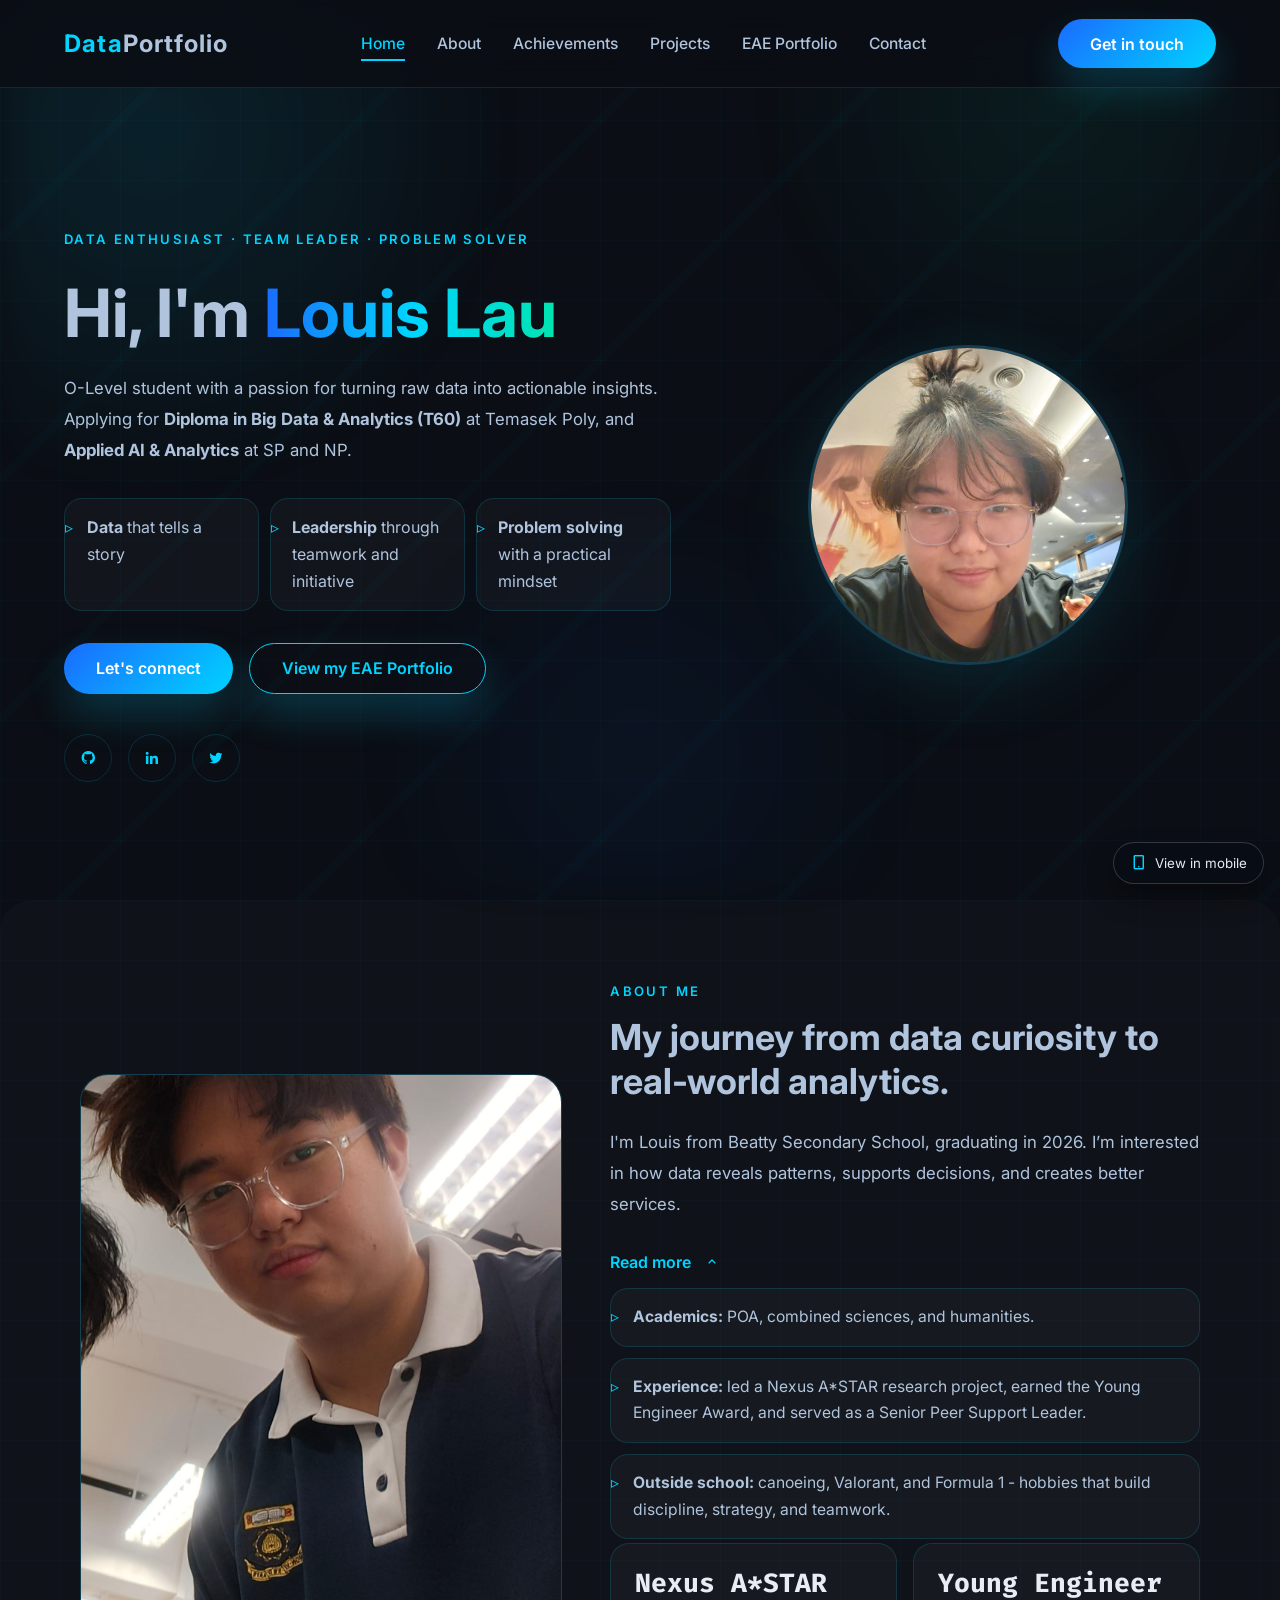
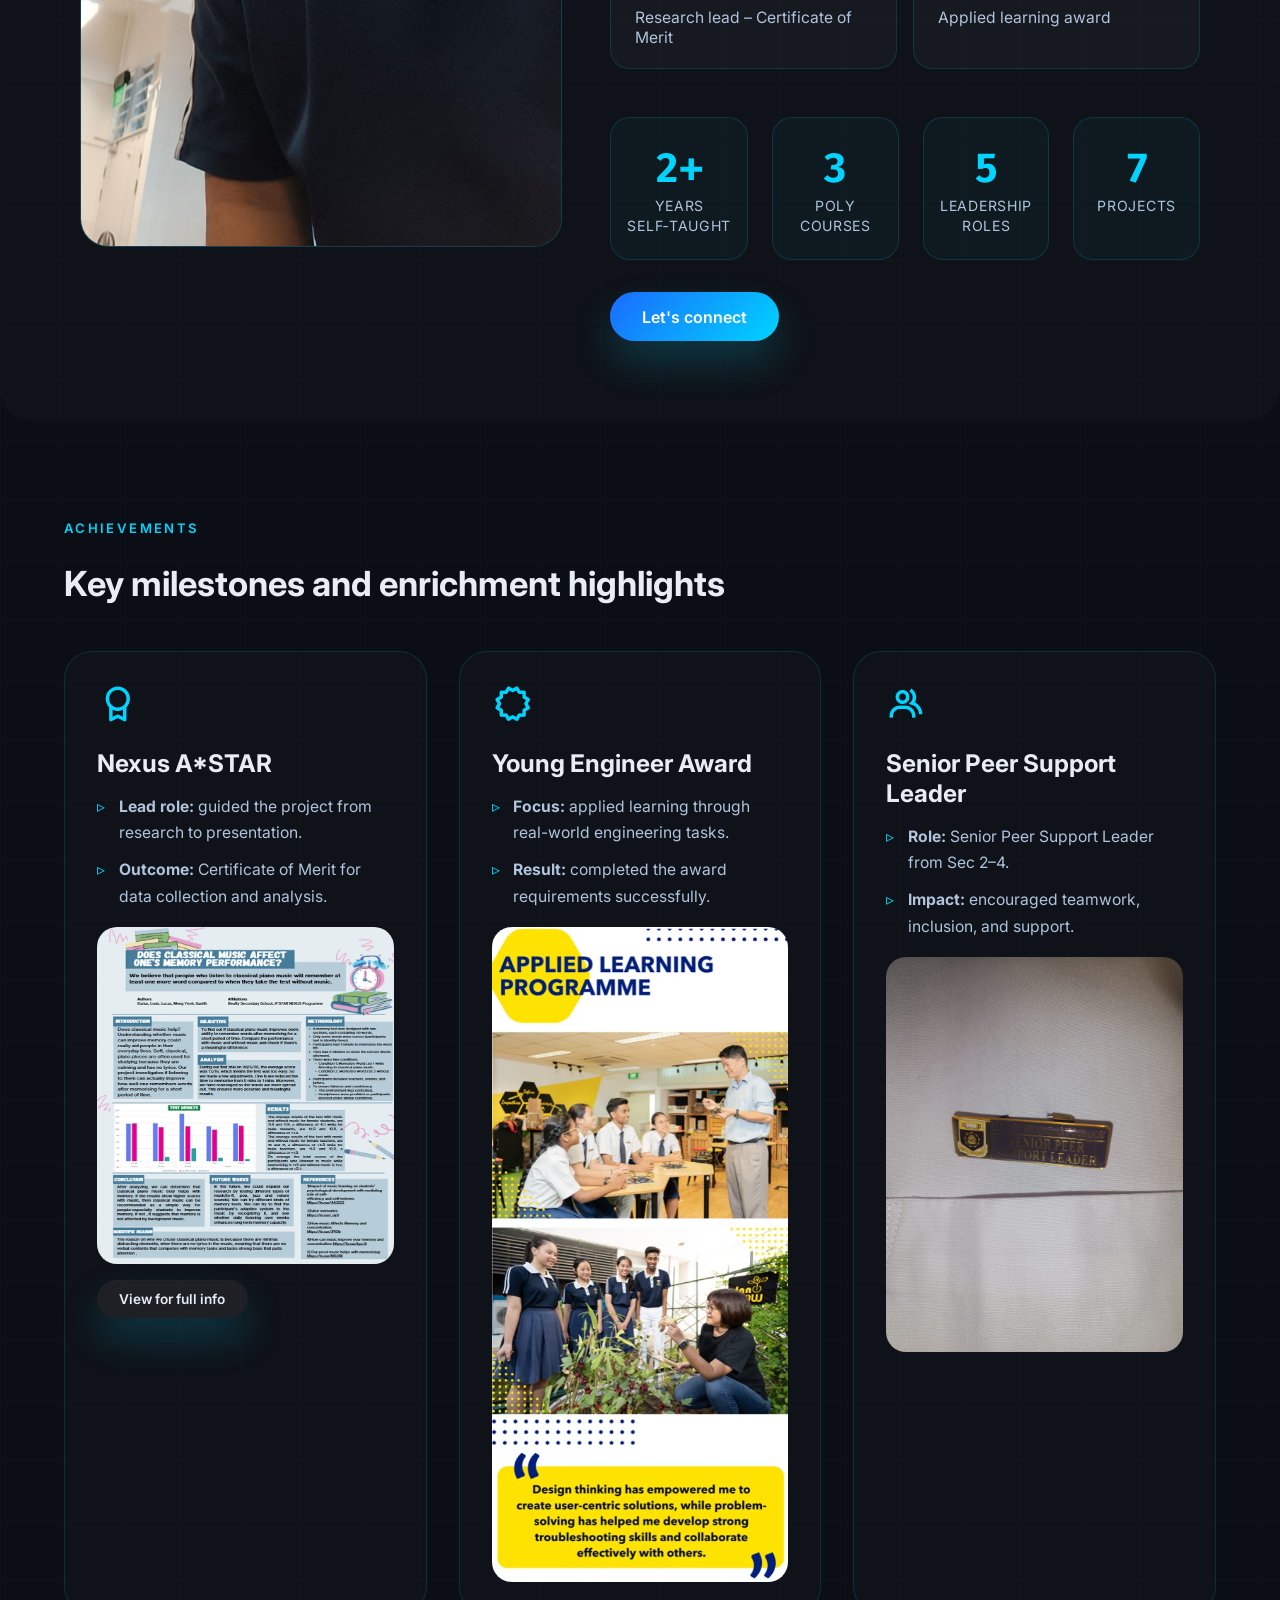
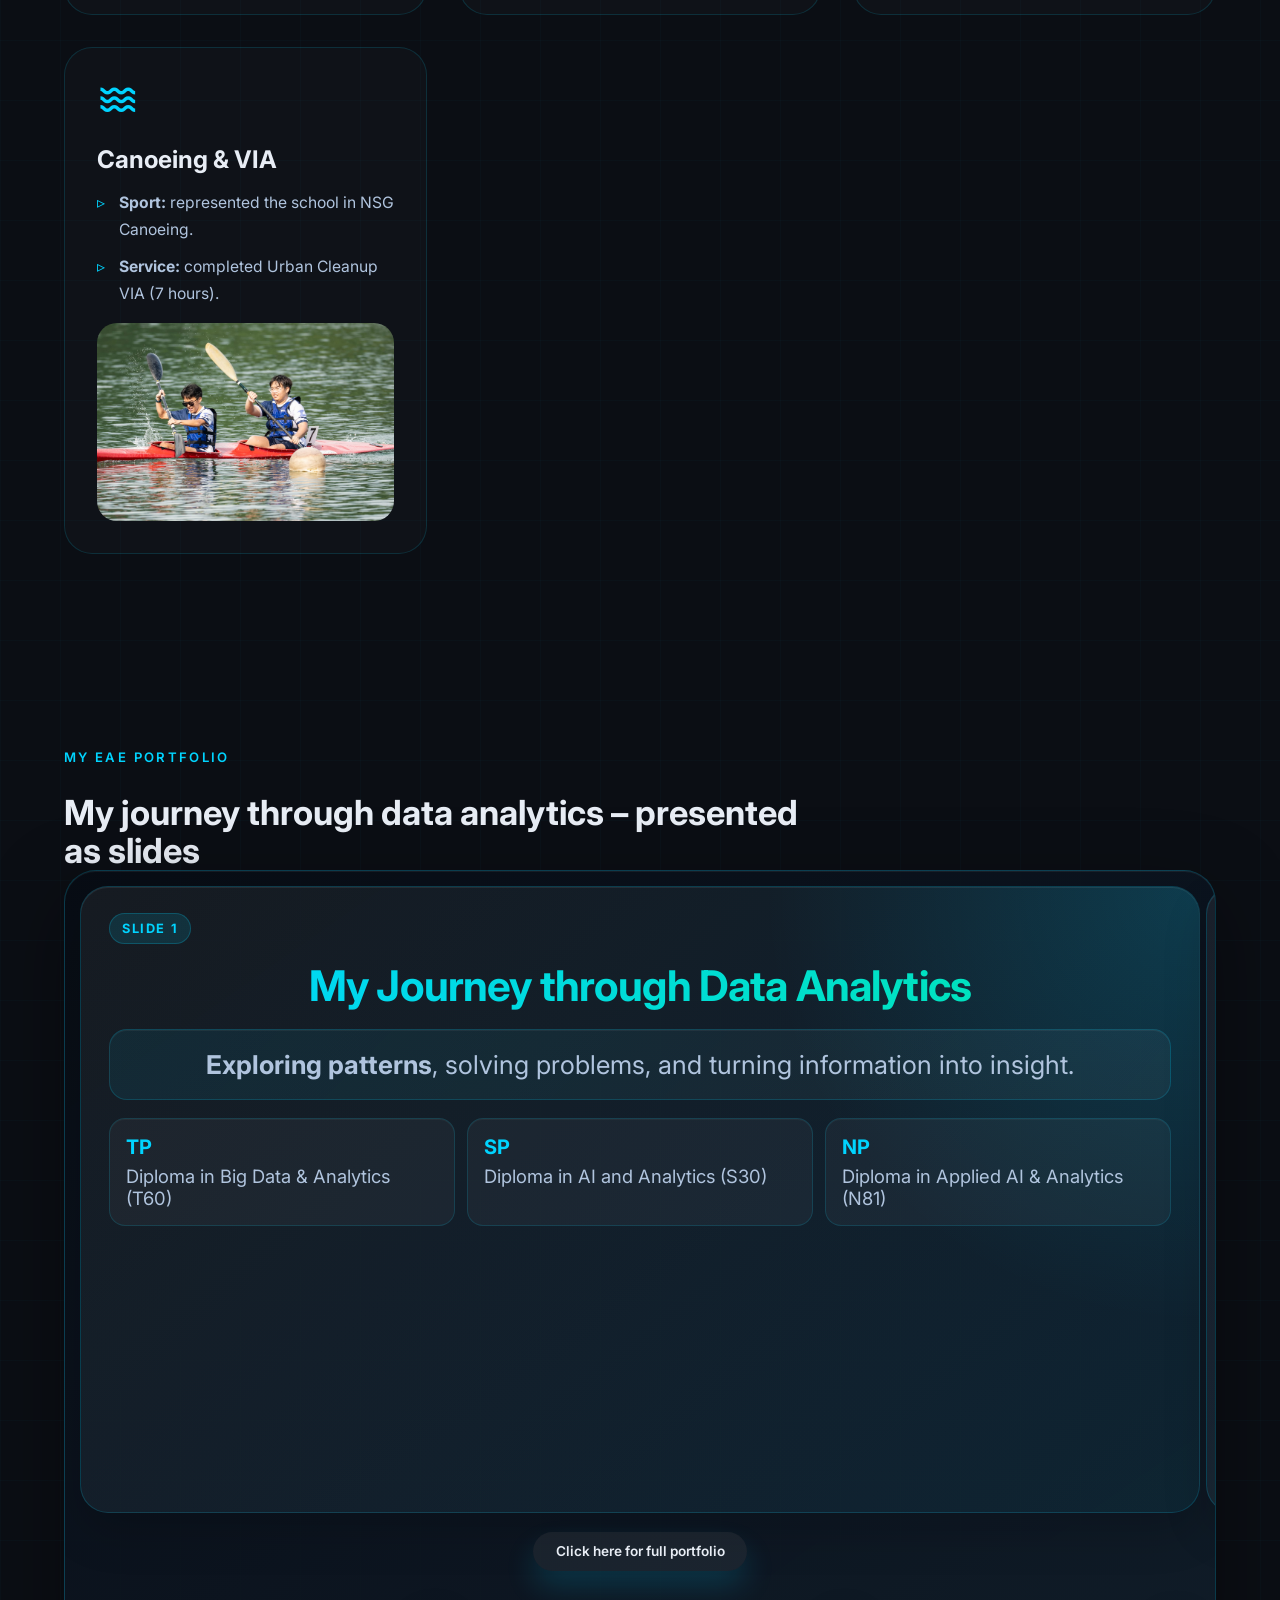
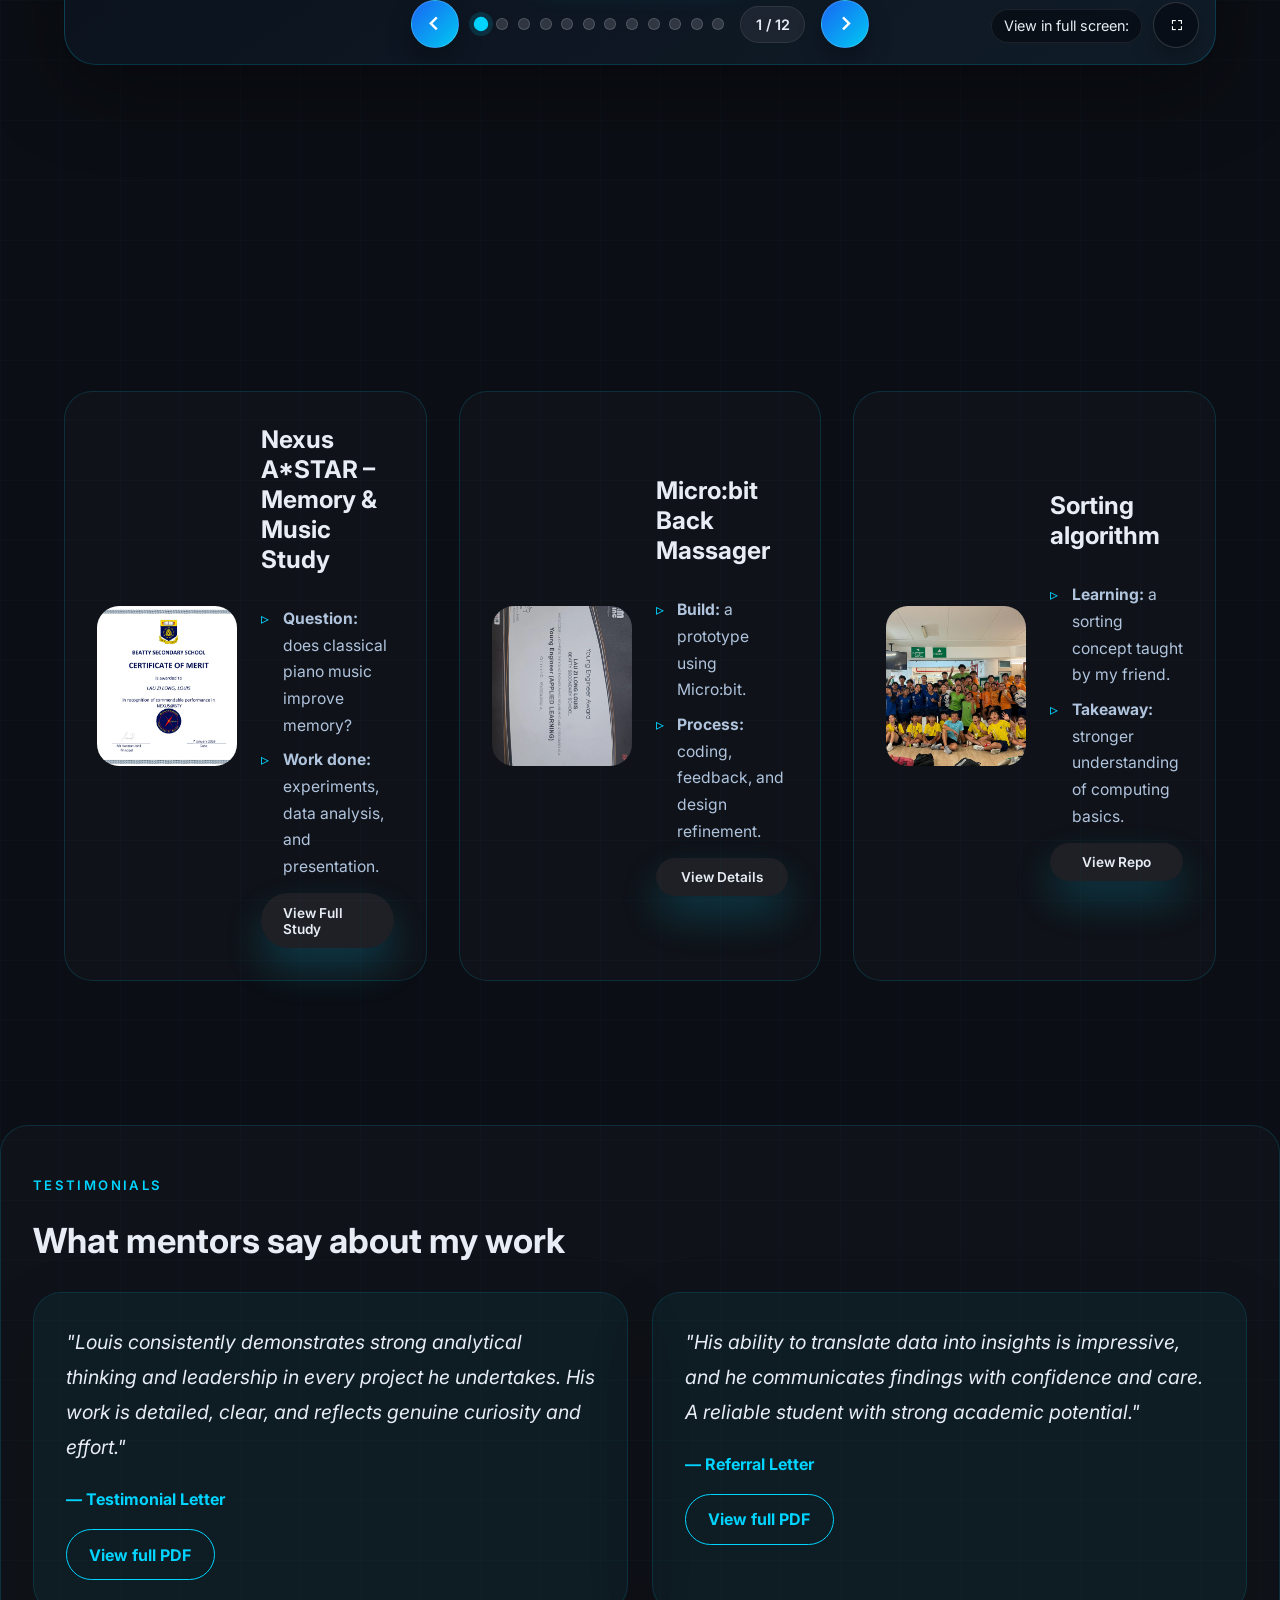
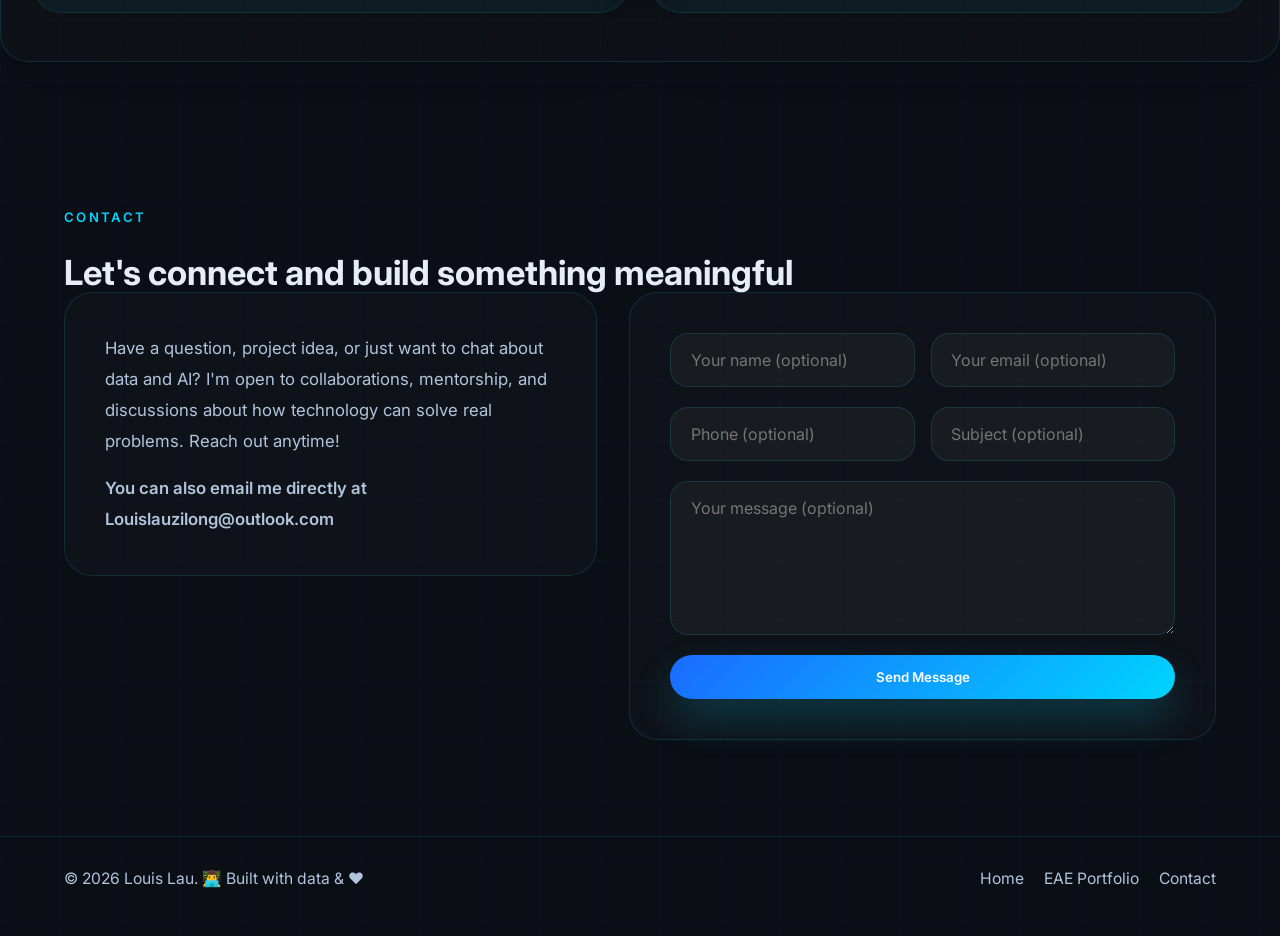
<file: index.html>
<!DOCTYPE html>
<html lang="en">
<head>
  <meta charset="UTF-8" />
  <meta name="viewport" content="width=device-width, initial-scale=1.0" />
  <title>Louis Lau | Data & AI Portfolio</title>
  <link rel="preconnect" href="https://fonts.googleapis.com" />
  <link rel="preconnect" href="https://fonts.gstatic.com" crossorigin />
  <link href="https://fonts.googleapis.com/css2?family=Inter:wght@300;400;500;600;700;800&family=Fira+Code:wght@400;600&display=swap" rel="stylesheet" />
  <link href="https://unpkg.com/boxicons@2.1.4/css/boxicons.min.css" rel="stylesheet" />
  <link rel="stylesheet" href="style.css" />
</head>
<body>
  <header class="header">
    <a href="#home" class="logo"><span>Data</span>Portfolio</a>
    <i class="bx bx-menu" id="menu-icon" role="button" tabindex="0" aria-label="Toggle navigation menu" aria-expanded="false"></i>
    <nav class="navbar" id="navbar">
      <a href="#home" class="active">Home</a>
      <a href="#about">About</a>
      <a href="#achievements">Achievements</a>
      <a href="#projects">Projects</a>
      <a href="#portfolio-slides">EAE Portfolio</a>
      <a href="#contact">Contact</a>
    </nav>
    <a href="#contact" class="btn nav-btn">Get in touch</a>
  </header>

  <main>
    <!-- ===== HERO ===== -->
    <section class="home" id="home">
      <div class="home-content reveal">
        <span class="section-label">Data Enthusiast · Team Leader · Problem Solver</span>
        <h1>Hi, I'm <span id="typewriter-name" class="gradient-text"></span></h1>
        <p>
          O-Level student with a passion for turning raw data into actionable insights.
          Applying for <strong>Diploma in Big Data & Analytics (T60)</strong> at Temasek Poly,
          and <strong>Applied AI & Analytics</strong> at SP and NP.
        </p>
        <ul class="hero-points">
          <li><strong>Data</strong> that tells a story</li>
          <li><strong>Leadership</strong> through teamwork and initiative</li>
          <li><strong>Problem solving</strong> with a practical mindset</li>
        </ul>
        <div class="home-actions">
          <a href="#contact" class="btn">Let's connect</a>
          <a href="#portfolio-slides" class="btn btn-outline">View my EAE Portfolio</a>
        </div>
        <div class="social-icons">
          <a href="#" aria-label="GitHub"><i class="bx bxl-github"></i></a>
          <a href="#" aria-label="LinkedIn"><i class="bx bxl-linkedin"></i></a>
          <a href="#" aria-label="Twitter"><i class="bx bxl-twitter"></i></a>
        </div>
      </div>
      <div class="home-image reveal">
        <div class="profile-ring"></div>
        <img src="assets/images/profile-circle.jpeg" alt="Louis Lau portrait" />
      </div>
    </section>

    <!-- ===== ABOUT ===== -->
    <section class="about" id="about">
      <div class="about-image reveal">
        <img src="assets/images/portrait.png" alt="About Louis" />
      </div>
      <div class="about-content reveal">
        <span class="section-label">About Me</span>
        <h2 class="glitch-hover">My journey from data curiosity to real‑world analytics.</h2>
        <p>
          I'm Louis from Beatty Secondary School, graduating in 2026. I’m interested in how data reveals patterns, supports decisions, and creates better services.
        </p>
        <details class="about-expand" id="about-details">
          <summary class="about-summary">
            <span>Read more</span>
            <i class="bx bx-chevron-down about-arrow"></i>
          </summary>
          <div class="about-details-content">
            <ul class="compact-points">
              <li><strong>Academics:</strong> POA, combined sciences, and humanities.</li>
              <li><strong>Experience:</strong> led a Nexus A*STAR research project, earned the Young Engineer Award, and served as a Senior Peer Support Leader.</li>
              <li><strong>Outside school:</strong> canoeing, Valorant, and Formula 1 - hobbies that build discipline, strategy, and teamwork.</li>
            </ul>
          </div>
        </details>
        <div class="about-highlights">
          <div>
            <strong>Nexus A*STAR</strong>
            <span>Research lead – Certificate of Merit</span>
          </div>
          <div>
            <strong>Young Engineer</strong>
            <span>Applied learning award</span>
          </div>
        </div>
        <div class="data-stats">
          <div class="stat-item"><span class="number">2+</span><span class="label">Years self‑taught</span></div>
          <div class="stat-item"><span class="number">3</span><span class="label">Poly courses</span></div>
          <div class="stat-item"><span class="number">5</span><span class="label">Leadership roles</span></div>
          <div class="stat-item"><span class="number">7</span><span class="label">Projects</span></div>
        </div>
        <a href="#contact" class="btn">Let's connect</a>
      </div>
    </section>

    <!-- ===== ACHIEVEMENTS ===== -->
    <section class="achievements" id="achievements">
      <div class="section-header reveal">
        <span class="section-label">Achievements</span>
        <h2 class="glitch-hover">Key milestones and enrichment highlights</h2>
      </div>
      <div class="grid-container">
        <article class="card reveal">
          <i class="bx bx-award"></i>
          <h3>Nexus A*STAR</h3>
          <ul class="card-points">
            <li><strong>Lead role:</strong> guided the project from research to presentation.</li>
            <li><strong>Outcome:</strong> Certificate of Merit for data collection and analysis.</li>
          </ul>
          <img src="assets/images/nexus.png" alt="Nexus A*STAR project" style="width:100%; border-radius:20px; margin-top:1rem; object-fit:cover;" />
          <a href="https://canva.link/p6xltrom7yed9pw" target="_blank" rel="noopener" class="btn btn-small" style="margin-top:1rem;">View for full info</a>
        </article>
        <article class="card reveal">
          <i class="bx bx-certification"></i>
          <h3>Young Engineer Award</h3>
          <ul class="card-points">
            <li><strong>Focus:</strong> applied learning through real-world engineering tasks.</li>
            <li><strong>Result:</strong> completed the award requirements successfully.</li>
          </ul>
          <img src="assets/images/ALP.webp" alt="Young Engineer Award certificate" style="width:100%; border-radius:20px; margin-top:1rem; object-fit:cover;" />
        </article>
        <article class="card reveal">
          <i class="bx bx-group"></i>
          <h3>Senior Peer Support Leader</h3>
          <ul class="card-points">
            <li><strong>Role:</strong> Senior Peer Support Leader from Sec 2–4.</li>
            <li><strong>Impact:</strong> encouraged teamwork, inclusion, and support.</li>
          </ul>
          <img src="assets/images/peer_support_leader.jpeg" alt="Senior Peer Support Leader badge" style="width:100%; border-radius:20px; margin-top:1rem; object-fit:cover;" />
        </article>
        <article class="card reveal">
          <i class="bx bx-water"></i>
          <h3>Canoeing &amp; VIA</h3>
          <ul class="card-points">
            <li><strong>Sport:</strong> represented the school in NSG Canoeing.</li>
            <li><strong>Service:</strong> completed Urban Cleanup VIA (7 hours).</li>
          </ul>
          <img src="assets/images/via_cca_records.jpeg" alt="Canoeing and VIA" style="width:100%; border-radius:20px; margin-top:1rem; object-fit:cover;" />
        </article>
      </div>
    </section>

    <!-- ===== EAE PORTFOLIO SLIDES ===== -->
    <section class="portfolio-slides" id="portfolio-slides">
      <div class="section-header reveal">
        <span class="section-label">My EAE Portfolio</span>
        <h2 class="glitch-hover">My journey through data analytics – presented as slides</h2>
      </div>
      <div class="slider-container" role="region" aria-label="My journey through data analytics presentation" aria-roledescription="carousel">
        <div class="slider-wrapper" id="sliderWrapper" aria-live="polite">
          <!-- Slides injected by JS -->
        </div>
        <div class="portfolio-cta-bar">
          <a href="https://canva.link/puob1fo90o8rlx7" target="_blank" rel="noopener" class="btn btn-small">Click here for full portfolio</a>
        </div>
        <div class="slider-controls">
          <button type="button" class="slider-btn" id="prevSlide" aria-label="Previous slide"><i class="bx bx-chevron-left"></i></button>
          <div class="slider-dots" id="dotsContainer"></div>
          <span class="slide-number" id="slideNumber" aria-live="polite">1 / 12</span>
          <button type="button" class="slider-btn" id="nextSlide" aria-label="Next slide"><i class="bx bx-chevron-right"></i></button>
        </div>
        <div class="slider-fullscreen-control">
          <span class="slider-fullscreen-label">View in full screen:</span>
          <button type="button" class="slider-fullscreen-btn" id="fullscreenSlideBtn" aria-label="View slides in full screen" title="View slides in full screen">
            <i class="bx bx-fullscreen"></i>
          </button>
        </div>
      </div>
    </section>

    <!-- ===== PROJECTS ===== -->
    <section class="projects" id="projects">
      <div class="section-header reveal">
        <span class="section-label">Projects</span>
        <h2 class="glitch-hover">My data and tech projects (selected)</h2>
      </div>
      <div class="grid-container">
        <article class="project-card reveal">
          <img src="assets/images/image.png" alt="Nexus A*STAR certificate of merit" />
          <div class="project-info">
            <h3>Nexus A*STAR – Memory &amp; Music Study</h3>
            <ul class="card-points compact-project-points">
              <li><strong>Question:</strong> does classical piano music improve memory?</li>
              <li><strong>Work done:</strong> experiments, data analysis, and presentation.</li>
            </ul>
            <a href="assets/testimonials/NX 3023_Research Proposal_Group 1.pdf" target="_blank" rel="noopener" class="btn btn-small">View Full Study</a>
          </div>
        </article>
        <article class="project-card reveal">
          <img src="assets/images/microbit.png" alt="Micro:bit prototype" />
          <div class="project-info">
            <h3>Micro:bit Back Massager</h3>
            <ul class="card-points compact-project-points">
              <li><strong>Build:</strong> a prototype using Micro:bit.</li>
              <li><strong>Process:</strong> coding, feedback, and design refinement.</li>
            </ul>
            <a href="https://makecode.microbit.org/S14812-00810-41288-79733" target="_blank" rel="noopener" class="btn btn-small">View Details</a>
          </div>
        </article>
        <article class="project-card reveal">
          <img src="assets/images/image.webp" alt="Dashboard placeholder" />
          <div class="project-info">
            <h3>Sorting algorithm</h3>
            <ul class="card-points compact-project-points">
              <li><strong>Learning:</strong> a sorting concept taught by my friend.</li>
              <li><strong>Takeaway:</strong> stronger understanding of computing basics.</li>
            </ul>
            <a href="https://github.com/louislauzilong/sorting-_algorithem" target="_blank" rel="noopener" class="btn btn-small">View Repo</a>
          </div>
        </article>
      </div>
    </section>

    <!-- ===== TESTIMONIALS ===== -->
    <section class="testimonials" id="testimonials">
      <div class="section-header reveal">
        <span class="section-label">Testimonials</span>
        <h2 class="glitch-hover">What mentors say about my work</h2>
      </div>
      <div class="testimonial-grid">
        <article class="testimonial-card reveal">
          <p class="testimonial-quote">"Louis consistently demonstrates strong analytical thinking and leadership in every project he undertakes. His work is detailed, clear, and reflects genuine curiosity and effort."</p>
          <div class="testimonial-author">— Testimonial Letter</div>
          <a href="assets/testimonials/DSA_Letter_of_Testimonial_Louis.pdf" target="_blank" rel="noopener" class="testimonial-btn">View full PDF</a>
        </article>
        <article class="testimonial-card reveal">
          <p class="testimonial-quote">"His ability to translate data into insights is impressive, and he communicates findings with confidence and care. A reliable student with strong academic potential."</p>
          <div class="testimonial-author">— Referral Letter</div>
          <a href="assets/testimonials/Louis_reference_letter.pdf" target="_blank" rel="noopener" class="testimonial-btn">View full PDF</a>
        </article>
      </div>
    </section>

    <!-- ===== CONTACT ===== -->
    <section class="contact" id="contact">
      <div class="section-header reveal">
        <span class="section-label">Contact</span>
        <h2 class="glitch-hover">Let's connect and build something meaningful</h2>
      </div>
      <div class="contact-grid">
        <div class="contact-text reveal">
          <p>
            Have a question, project idea, or just want to chat about data and AI?
            I'm open to collaborations, mentorship, and discussions about how
            technology can solve real problems. Reach out anytime!
          </p>
          <p style="margin-top:1rem; font-weight:600;">
            You can also email me directly at
            <a href="mailto:Louislauzilong@outlook.com">Louislauzilong@outlook.com</a>
          </p>
        </div>
        <form action="https://formspree.io/f/xkoaovke" method="POST" class="contact-form reveal" id="contact-form">
          <input type="hidden" name="_subject" value="Portfolio contact request" />
          <div id="form-success" class="form-message" aria-live="polite" style="display:none; margin-bottom:1rem; color:#8ef3c5;"></div>
          <div id="form-error" class="form-message" aria-live="assertive" style="display:none; margin-bottom:1rem; color:#ff8a8a;"></div>
          <div class="input-row">
            <input type="text" name="name" placeholder="Your name (optional)" />
            <input type="email" name="email" placeholder="Your email (optional)" />
          </div>
          <input type="hidden" name="_replyto" id="form-replyto" />
          <div class="input-row">
            <input type="tel" name="phone" placeholder="Phone (optional)" />
            <input type="text" name="subject" placeholder="Subject (optional)" />
          </div>
          <textarea name="message" rows="6" placeholder="Your message (optional)"></textarea>
          <button type="submit" class="btn">Send Message</button>
        </form>
      </div>
    </section>
  </main>

  <button type="button" class="mobile-view-toggle" id="mobileViewToggle" aria-pressed="false" aria-label="View in mobile preview mode">
    <i class="bx bx-mobile-alt"></i>
    <span>View in mobile</span>
  </button>

  <div class="slide-fullscreen-overlay" id="slideFullscreenOverlay" aria-hidden="true">
    <div class="slide-fullscreen-panel" role="dialog" aria-modal="true" aria-label="Slide viewer in full screen">
      <button type="button" class="slide-fullscreen-close" id="slideFullscreenClose" aria-label="Close full screen view">
        <i class="bx bx-x"></i>
      </button>
      <div class="slide-fullscreen-content" id="slideFullscreenContent"></div>
      <div class="slide-fullscreen-controls">
        <button type="button" class="slider-btn" id="slideFullscreenPrev" aria-label="Previous slide"><i class="bx bx-chevron-left"></i></button>
        <span class="slide-fullscreen-counter" id="slideFullscreenCounter">1 / 12</span>
        <button type="button" class="slider-btn" id="slideFullscreenNext" aria-label="Next slide"><i class="bx bx-chevron-right"></i></button>
      </div>
    </div>
  </div>

  <footer class="footer">
    <p>© 2026 Louis Lau. 👨‍💻 Built with data &amp; ❤️</p>
    <div class="footer-links">
      <a href="#home">Home</a>
      <a href="#portfolio-slides">EAE Portfolio</a>
      <a href="#contact">Contact</a>
    </div>
  </footer>

  <div id="thankyou-modal" class="modal-overlay" style="display:none;">
    <div class="modal" role="dialog" aria-modal="true" aria-labelledby="thankyou-title">
      <button class="modal-close" aria-label="Close">×</button>
      <h3 id="thankyou-title">Thanks — message sent</h3>
      <p>Your message has been received. I will reply to the email you provided.</p>
      <div style="text-align:right; margin-top:0.5rem;"><button class="btn modal-ok">Close</button></div>
    </div>
  </div>

  <script src="script.js"></script>
</body>
</html>
</file>
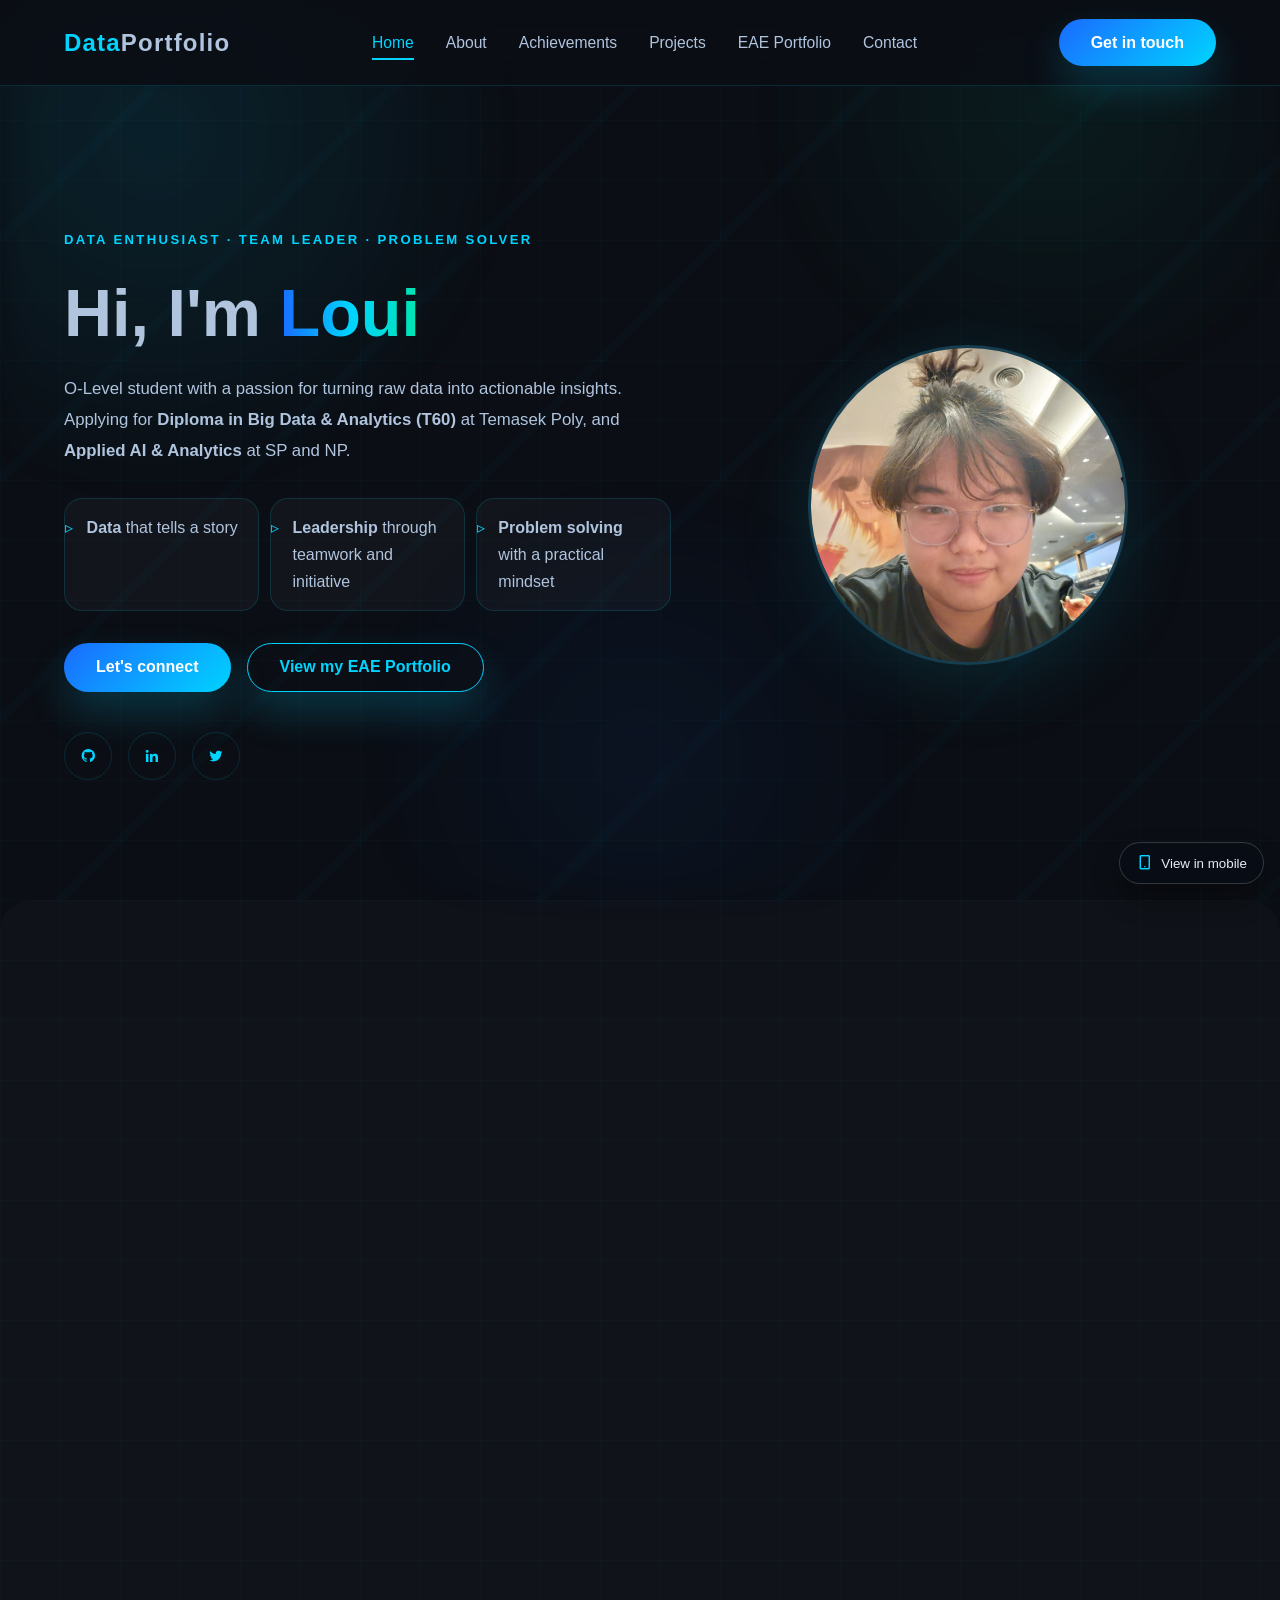
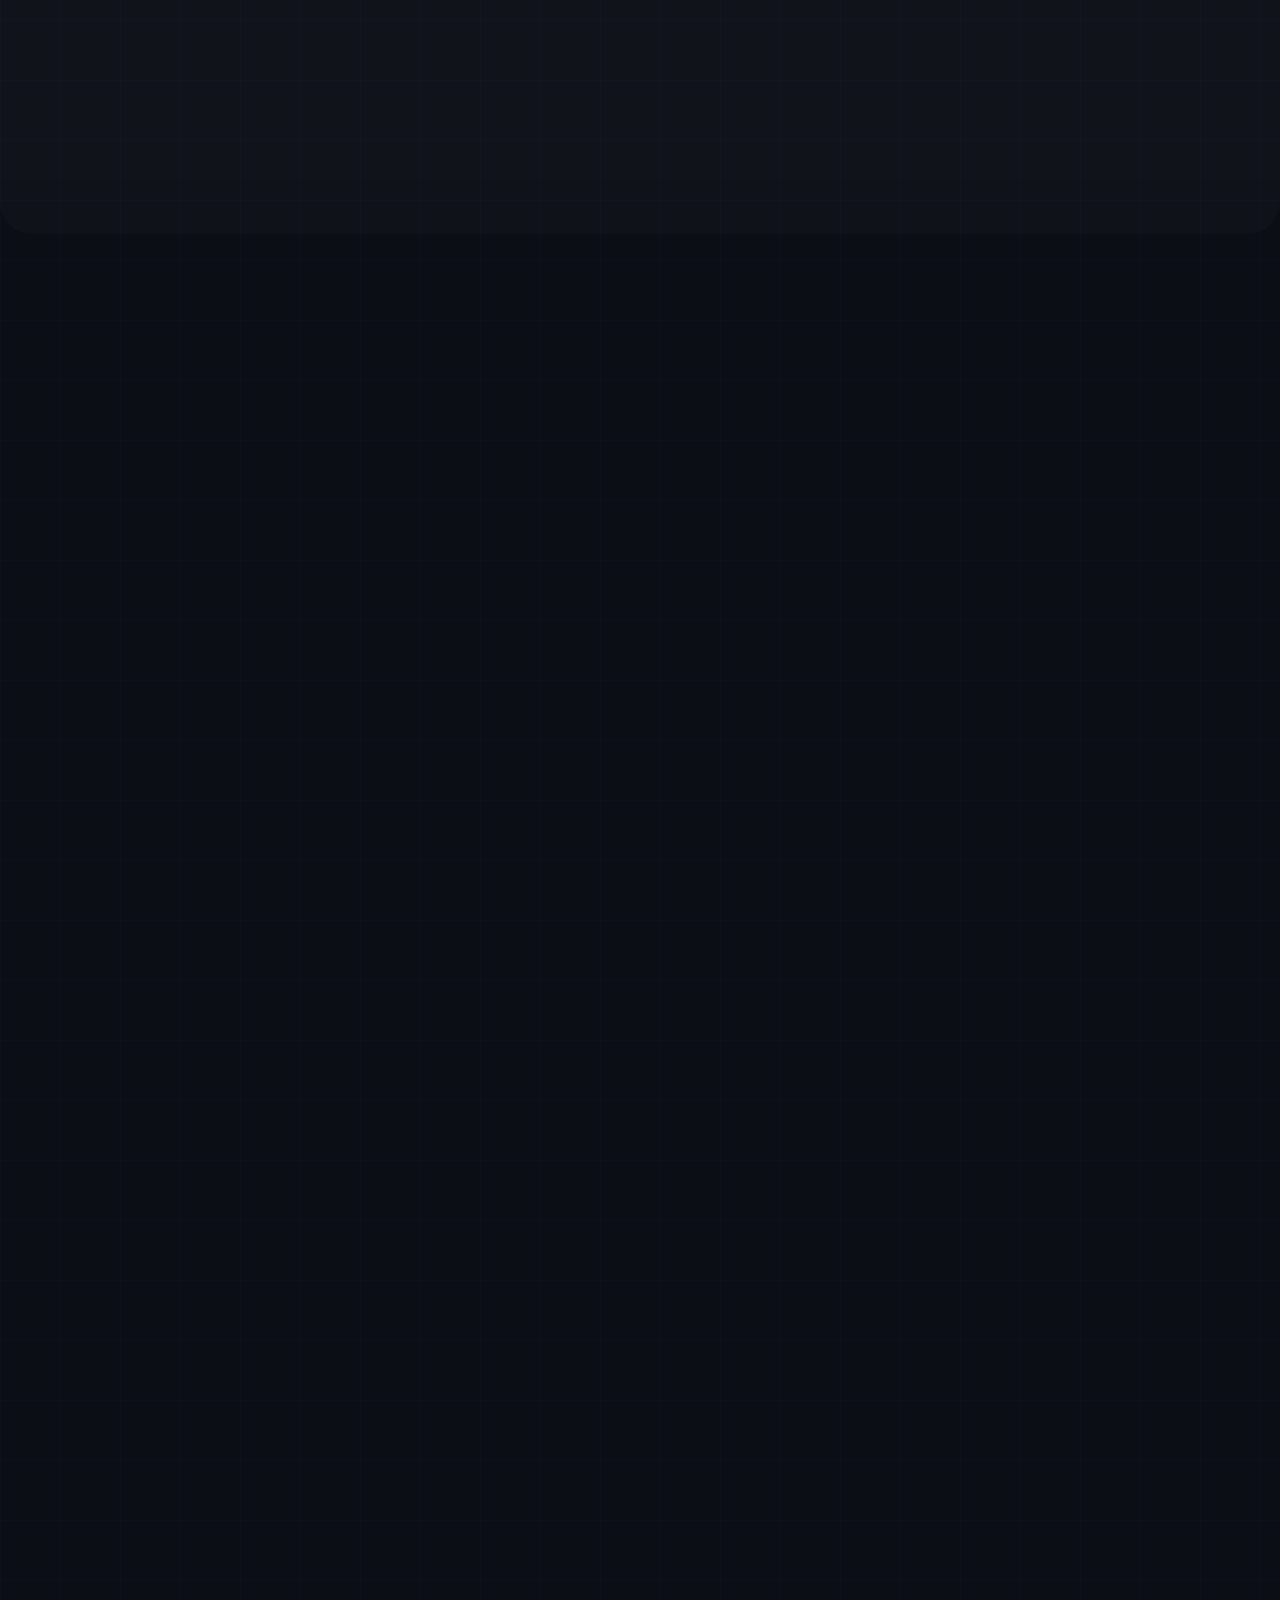
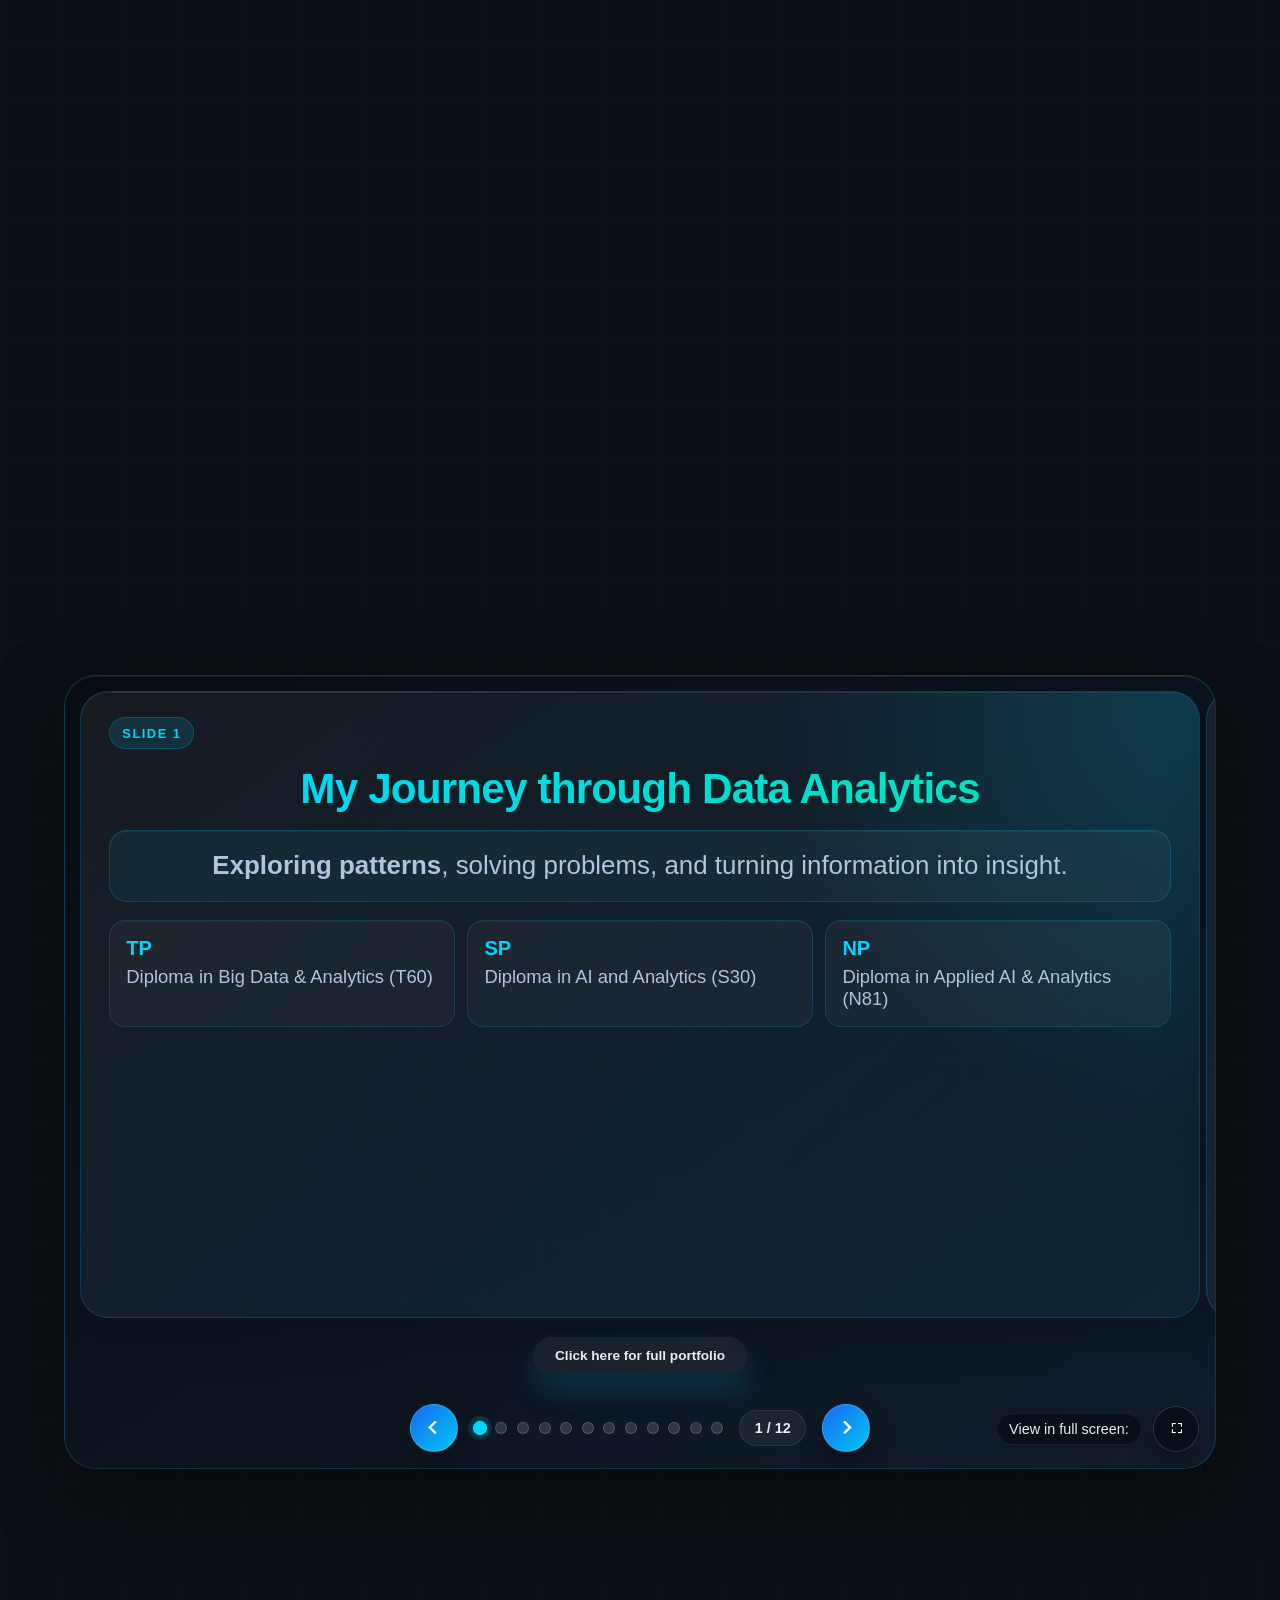
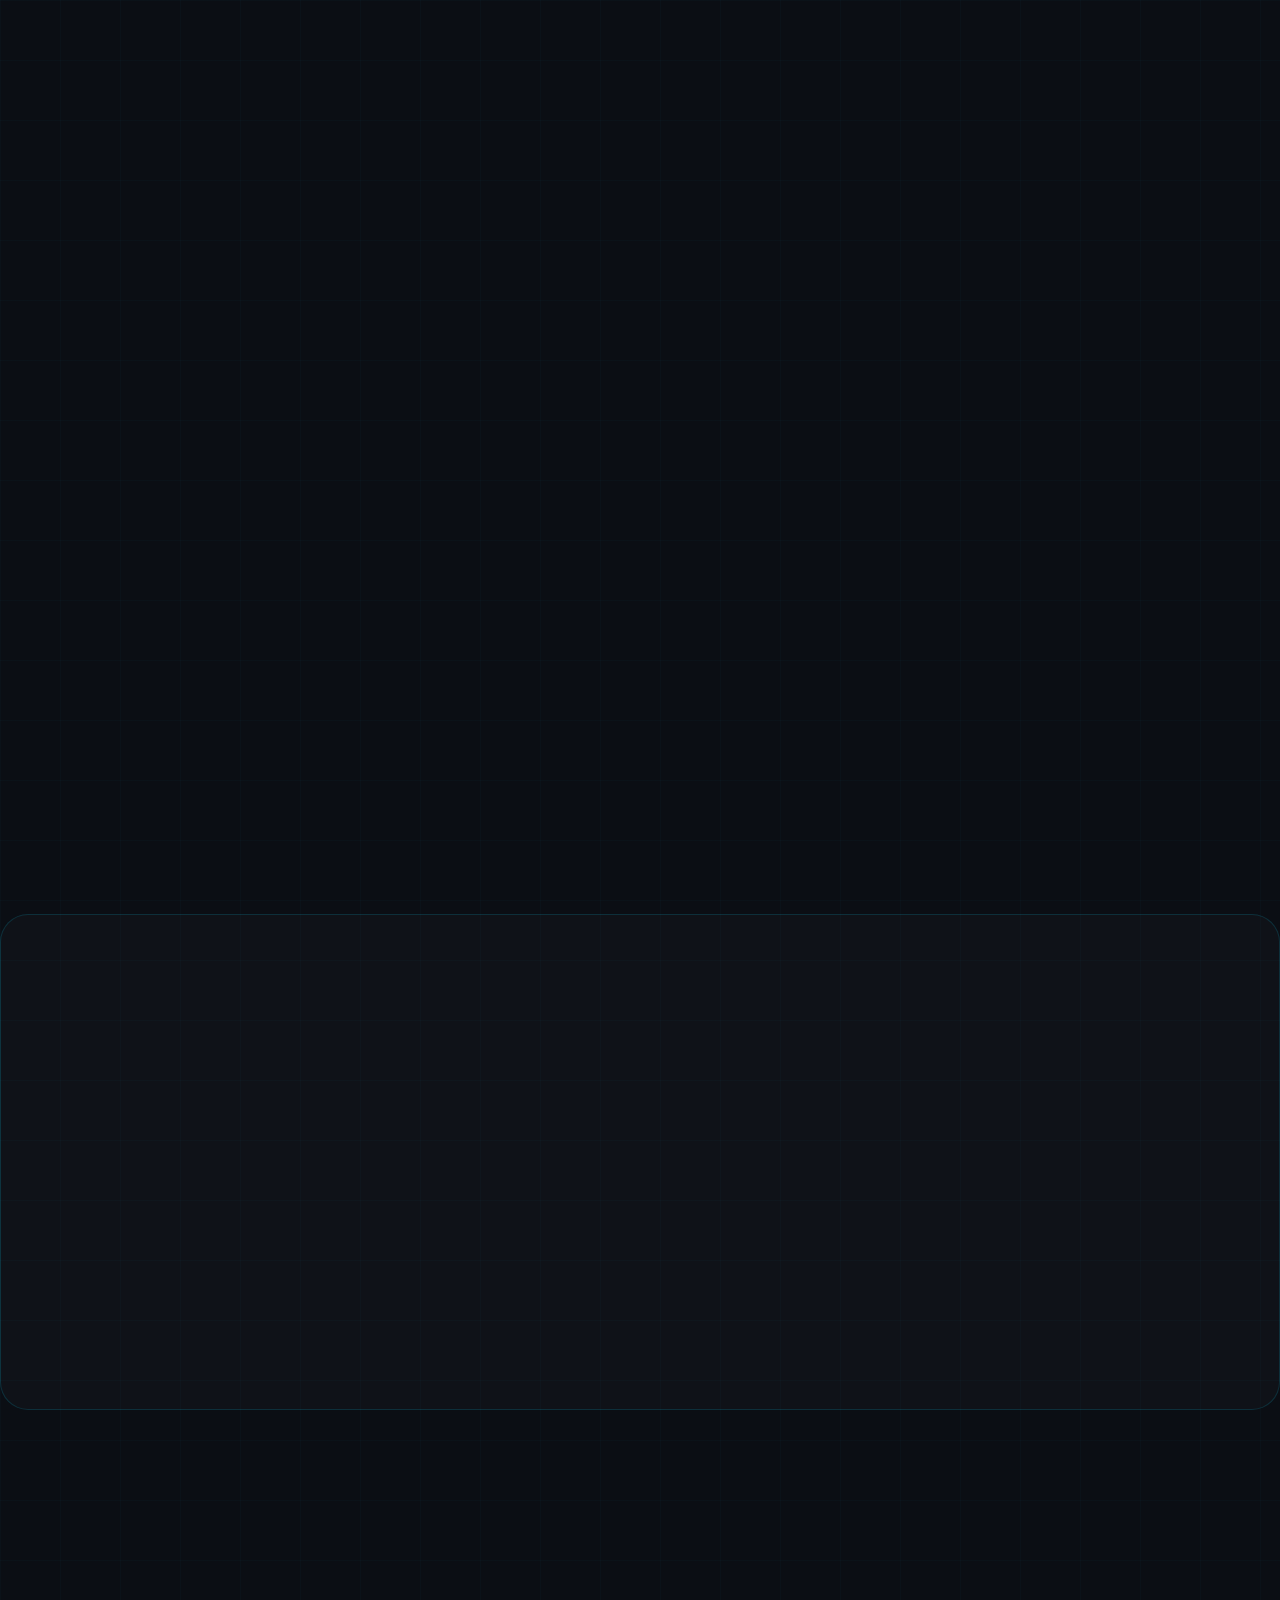
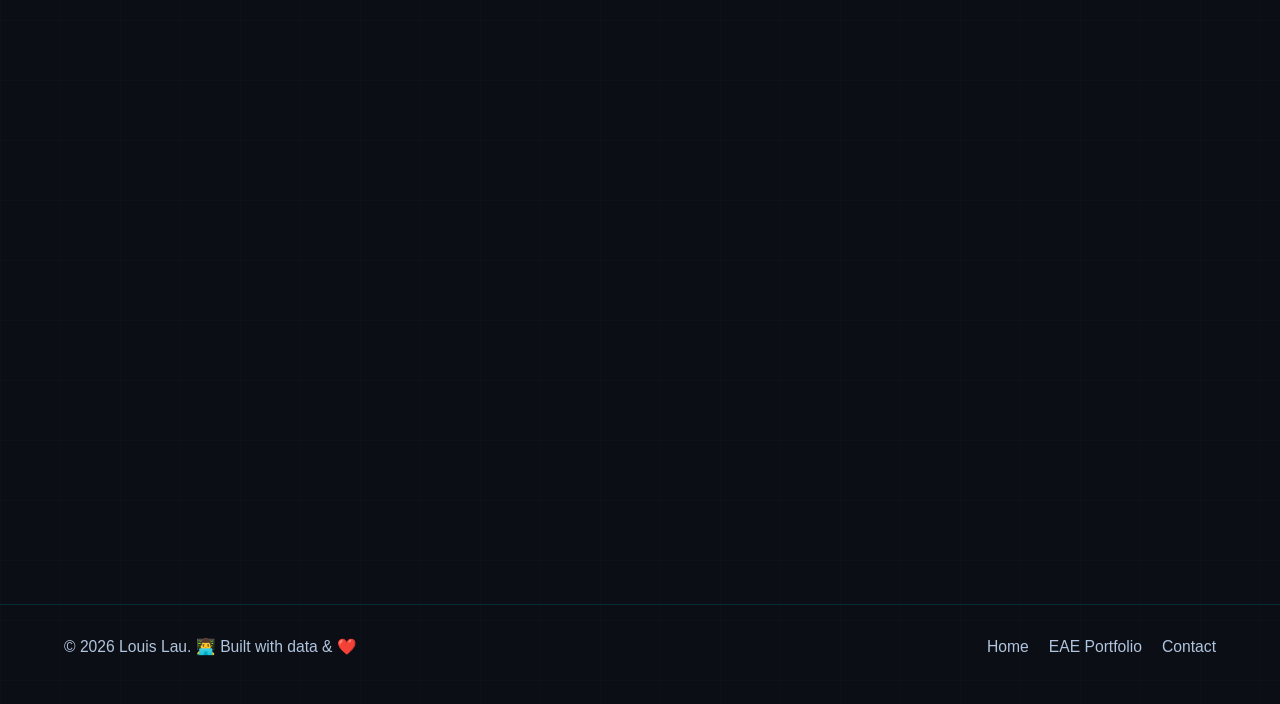
<file: EAE/index.html>
<!doctype html>
<html lang="en">
<head>
  <meta charset="utf-8" />
  <meta name="viewport" content="width=device-width, initial-scale=1" />
  <title>Redirecting...</title>
  <meta http-equiv="refresh" content="0;url=https://louislauzilong.github.io/EAE_portfolio/#" />
</head>
<body>
  <p>Redirecting to the portfolio… If you are not redirected automatically, <a href="https://louislauzilong.github.io/EAE_portfolio/#">click here</a>.</p>
</body>
</html>
</file>
<file: style.css>
/* ===== DATA THEME – Clean & Modern ===== */
:root {
  --bg-color: #0b0e14;
  --surface: #121820;
  --surface-soft: #1a2330;
  --text-color: #b0c4de;
  --text-strong: #e8edf5;
  --accent-cyan: #00d4ff;
  --accent-blue: #1a6bff;
  --accent-teal: #00e5b0;
  --border: rgba(0, 212, 255, 0.15);
  --shadow: 0 30px 80px rgba(0, 0, 0, 0.5);
  --font-sans: 'Inter', sans-serif;
  --font-mono: 'Fira Code', monospace;
}
* { margin: 0; padding: 0; box-sizing: border-box; }
html { scroll-behavior: smooth; }
body {
  position: relative;
  font-family: var(--font-sans);
  background: var(--bg-color);
  color: var(--text-color);
  overflow-x: hidden;
  background-image: 
    linear-gradient(rgba(0, 212, 255, 0.02) 1px, transparent 1px),
    linear-gradient(90deg, rgba(0, 212, 255, 0.02) 1px, transparent 1px);
  background-size: 60px 60px;
}
body::before,
body::after {
  content: '';
  position: fixed;
  inset: 0;
  pointer-events: none;
  z-index: 0;
}
body::before {
  background:
    radial-gradient(circle at 12% 15%, rgba(0, 212, 255, 0.12), transparent 28%),
    radial-gradient(circle at 82% 12%, rgba(0, 229, 176, 0.08), transparent 24%),
    radial-gradient(circle at 50% 84%, rgba(26, 107, 255, 0.08), transparent 30%);
  filter: blur(18px);
  opacity: 0.85;
  animation: floatGlow 18s ease-in-out infinite alternate;
}
body::after {
  background-image:
    linear-gradient(rgba(0, 212, 255, 0.015) 1px, transparent 1px),
    linear-gradient(90deg, rgba(0, 212, 255, 0.015) 1px, transparent 1px),
    linear-gradient(135deg, transparent 48%, rgba(0, 212, 255, 0.05) 49%, rgba(0, 212, 255, 0.05) 51%, transparent 52%);
  background-size: 72px 72px, 72px 72px, 240px 240px;
  opacity: 0.45;
  animation: gridDrift 32s linear infinite;
}
body > * {
  position: relative;
  z-index: 1;
}
img { max-width: 100%; display: block; }
a { color: inherit; text-decoration: none; }
button, input, textarea { font-family: inherit; }

/* HEADER */
.header {
  position: fixed; inset: 0 0 auto; z-index: 100; width: 100%;
  padding: 1.2rem 5%;
  display: flex; align-items: center; justify-content: space-between;
  background: rgba(11, 14, 20, 0.85);
  backdrop-filter: blur(16px);
  border-bottom: 1px solid var(--border);
}
.logo { font-size: 1.5rem; font-weight: 700; letter-spacing: 0.05em; }
.logo span { color: var(--accent-cyan); }
.navbar { display: flex; align-items: center; gap: 2rem; }
.navbar a {
  color: var(--text-color); font-size: 0.98rem; font-weight: 500;
  transition: color 0.25s; position: relative;
}
.navbar a::after {
  content: ''; position: absolute; bottom: -8px; left: 0;
  width: 0; height: 2px; background: var(--accent-cyan);
  transition: width 0.25s;
}
.navbar a:hover, .navbar a.active { color: var(--accent-cyan); }
.navbar a:hover::after, .navbar a.active::after { width: 100%; }
#menu-icon { display: none; font-size: 1.9rem; cursor: pointer; color: var(--text-strong); }

.btn, .btn-small {
  display: inline-flex; align-items: center; justify-content: center;
  border-radius: 999px; padding: 0.9rem 2rem; font-weight: 600;
  transition: transform 0.25s, box-shadow 0.25s, background 0.25s;
  border: none; cursor: pointer;
}
.btn {
  background: linear-gradient(135deg, var(--accent-blue), var(--accent-cyan));
  color: #fff; box-shadow: 0 20px 40px rgba(0, 212, 255, 0.2);
}
.btn:hover { transform: translateY(-3px); box-shadow: 0 28px 55px rgba(0, 212, 255, 0.35); }
.btn-outline {
  background: transparent; border: 1px solid var(--accent-cyan);
  color: var(--accent-cyan);
}
.btn-outline:hover { background: rgba(0, 212, 255, 0.08); }
.btn-small { background: rgba(255,255,255,0.06); color: var(--text-strong); padding: 0.7rem 1.4rem; font-size: 0.85rem; }
.btn-small:hover { background: rgba(0, 212, 255, 0.15); }

main { padding-top: 110px; }
section { padding: 6rem 5%; scroll-margin-top: 140px; }
.section-label {
  display: inline-block; margin-bottom: 1rem;
  color: var(--accent-cyan); text-transform: uppercase;
  letter-spacing: 0.18em; font-size: 0.82rem; font-weight: 600;
}
.section-header h2 {
  color: var(--text-strong);
  font-size: clamp(2.15rem, 2.7vw, 3rem);
  line-height: 1.1; margin-top: 0.8rem; max-width: 750px;
}

.home {
  display: grid; grid-template-columns: 1.1fr 0.9fr; align-items: center;
  gap: 3rem; min-height: calc(100vh - 110px);
}
.home-content h1 {
  font-size: clamp(3rem, 5.2vw, 4.5rem); line-height: 1.05;
  margin: 1rem 0 1.5rem;
}
.gradient-text {
  background: linear-gradient(90deg, var(--accent-blue), var(--accent-cyan), var(--accent-teal));
  background-clip: text; -webkit-background-clip: text; -webkit-text-fill-color: transparent;
}
.home-content p {
  max-width: 650px; line-height: 1.85; margin-bottom: 2rem; font-size: 1.05rem;
  color: var(--text-color);
}
.hero-points,
.compact-points,
.card-points {
  list-style: none;
  padding-left: 0;
  display: grid;
  gap: 0.65rem;
}
.hero-points {
  grid-template-columns: repeat(auto-fit, minmax(180px, 1fr));
  margin-bottom: 2rem;
}
.hero-points li,
.compact-points li,
.card-points li {
  position: relative;
  padding-left: 1.35rem;
  line-height: 1.7;
}
.hero-points li::before,
.compact-points li::before,
.card-points li::before {
  content: "▹";
  position: absolute;
  left: 0;
  color: var(--accent-cyan);
}
.hero-points li {
  padding: 0.9rem 1rem 0.9rem 1.35rem;
  border-radius: 18px;
  background: rgba(255,255,255,0.03);
  border: 1px solid var(--border);
}
.compact-points {
  margin-top: 0.2rem;
}
.card-points {
  margin-top: 0.2rem;
}
.compact-project-points {
  gap: 0.5rem;
}
.home-actions { display: flex; flex-wrap: wrap; gap: 1rem; margin-bottom: 2.5rem; }
.social-icons { display: flex; flex-wrap: wrap; gap: 1rem; }
.social-icons a {
  width: 3rem; height: 3rem; display: inline-flex; align-items: center; justify-content: center;
  border-radius: 50%; border: 1px solid var(--border);
  color: var(--accent-cyan); transition: 0.25s;
}
.social-icons a:hover {
  transform: translateY(-5px); background: var(--accent-cyan); color: var(--bg-color);
}
.home-image { position: relative; display: flex; justify-content: center; align-items: center; }
.profile-ring {
  position: absolute; width: 360px; height: 360px; border-radius: 50%;
  background: radial-gradient(circle, rgba(0,212,255,0.15) 0%, transparent 70%);
  filter: blur(30px);
}
.home-image img {
  width: 320px; height: 320px; object-fit: cover; border-radius: 50%;
  border: 3px solid var(--border); box-shadow: 0 20px 80px rgba(0,212,255,0.1);
  transition: 0.35s; position: relative;
  background: var(--surface-soft);
}
.home-image img:hover { transform: scale(1.02); box-shadow: 0 25px 90px rgba(0,212,255,0.25); }

.about {
  display: grid; grid-template-columns: 0.9fr 1.1fr; gap: 3rem;
  align-items: center; background: rgba(255,255,255,0.02);
  border-radius: 32px; padding: 5rem;
}
.about-image img {
  width: 100%; border-radius: 28px; border: 1px solid var(--border);
  background: var(--surface-soft);
  min-height: 200px;
  object-fit: cover;
}
.about-content h2 { font-size: clamp(2rem, 2.8vw, 3.2rem); margin-bottom: 1.5rem; }
.about-content p { line-height: 1.85; margin-bottom: 2rem; font-size: 1.05rem; }
.about-highlights {
  display: grid; grid-template-columns: repeat(2, 1fr); gap: 1rem; margin-bottom: 2rem;
}
.about-highlights div {
  padding: 1.35rem 1.5rem; border-radius: 1.2rem;
  background: rgba(255,255,255,0.03); border: 1px solid var(--border);
}
.about-highlights strong {
  display: block; font-size: 1.65rem; color: var(--text-strong);
  margin-bottom: 0.35rem; font-family: var(--font-mono);
}
.about-highlights span { font-size: 0.98rem; color: var(--text-color); }

.data-stats {
  display: grid; grid-template-columns: repeat(4, 1fr); gap: 1.5rem;
  margin: 3rem 0 2rem;
}
.stat-item {
  text-align: center; padding: 1.5rem 1rem;
  background: rgba(0,212,255,0.04); border-radius: 20px;
  border: 1px solid var(--border);
}
.stat-item .number {
  font-family: var(--font-mono); font-size: 2.55rem; font-weight: 700;
  color: var(--accent-cyan); display: block;
}
.stat-item .label { font-size: 0.88rem; text-transform: uppercase; letter-spacing: 0.05em; color: var(--text-color); }

.grid-container {
  display: grid; grid-template-columns: repeat(auto-fit, minmax(280px, 1fr));
  gap: 2rem; margin-top: 3rem;
}
.card, .project-card {
  background: rgba(255,255,255,0.02); border: 1px solid var(--border);
  border-radius: 28px; padding: 2rem;
  transition: transform 0.3s, border-color 0.3s, background 0.3s, box-shadow 0.3s;
}
.card:hover, .project-card:hover {
  transform: translateY(-8px) scale(1.01); border-color: var(--accent-cyan);
  background: rgba(0,212,255,0.04);
  box-shadow: 0 25px 70px rgba(0, 212, 255, 0.10);
}
.card i { font-size: 2.6rem; color: var(--accent-cyan); margin-bottom: 1.4rem; }
.card h3, .project-info h3 {
  font-size: 1.52rem; margin-bottom: 1rem; color: var(--text-strong);
}
.card p, .project-info p { line-height: 1.85; color: var(--text-color); font-size: 1.03rem; }

.card .img-placeholder {
  margin-top: 1rem;
  border-radius: 12px;
  border: 1px solid var(--border);
  background: var(--surface-soft);
  width: 100%;
  height: 150px;
  display: flex;
  align-items: center;
  justify-content: center;
  color: var(--text-color);
  font-size: 0.8rem;
  opacity: 0.7;
}
.card .img-placeholder i {
  font-size: 2rem;
  color: var(--accent-cyan);
  margin-right: 0.5rem;
}

.project-card {
  display: grid; grid-template-columns: 140px 1fr; gap: 1.5rem;
  align-items: center;
}
.project-card img {
  width: 100%; height: 160px; object-fit: cover; border-radius: 22px;
  background: var(--surface-soft);
}
.project-info { display: flex; flex-direction: column; gap: 0.8rem; }

.testimonials {
  background: rgba(255,255,255,0.02);
  border: 1px solid var(--border);
  border-radius: 28px;
  padding: 3rem 2rem;
  margin: 3rem 0;
}
.testimonial-grid {
  display: grid;
  grid-template-columns: repeat(auto-fit, minmax(320px, 1fr));
  gap: 1.5rem;
  margin-top: 2rem;
}
.testimonial-card {
  padding: 2rem;
  border-radius: 28px;
  background: rgba(0, 212, 255, 0.05);
  border: 1px solid rgba(0, 212, 255, 0.12);
  box-shadow: 0 25px 70px rgba(0, 0, 0, 0.12);
  transition: transform 0.3s, box-shadow 0.3s, border-color 0.3s;
}
.testimonial-card:hover {
  transform: translateY(-6px);
  border-color: rgba(0, 212, 255, 0.24);
  box-shadow: 0 28px 80px rgba(0, 212, 255, 0.12);
}
.testimonial-quote {
  font-size: 1.22rem;
  line-height: 1.8;
  color: var(--text-strong);
  font-style: italic;
  margin-bottom: 1.5rem;
}
.testimonial-author {
  font-size: 1rem;
  color: var(--accent-cyan);
  font-weight: 700;
  margin-bottom: 1.25rem;
}
.testimonial-btn {
  display: inline-flex;
  align-items: center;
  justify-content: center;
  padding: 0.9rem 1.4rem;
  border-radius: 999px;
  border: 1px solid var(--accent-cyan);
  background: transparent;
  color: var(--accent-cyan);
  font-weight: 700;
  transition: background 0.25s, color 0.25s;
}
.testimonial-btn:hover {
  background: rgba(0, 212, 255, 0.12);
  color: #fff;
}

.contact-grid {
  display: grid; grid-template-columns: 1fr 1.1fr; gap: 2rem;
  align-items: start;
}
.contact-text {
  padding: 2.5rem; border-radius: 28px;
  background: rgba(255,255,255,0.02); border: 1px solid var(--border);
}
.contact-text p { line-height: 1.8; }
.contact-text p { font-size: 1.05rem; line-height: 1.85; }
.contact-form {
  display: grid; gap: 1.25rem;
  background: rgba(255,255,255,0.02); border-radius: 28px;
  padding: 2.5rem; border: 1px solid var(--border);
}
.input-row { display: grid; grid-template-columns: 1fr 1fr; gap: 1rem; }
.contact-form input, .contact-form textarea {
  width: 100%; padding: 1rem 1.2rem; border-radius: 18px;
  border: 1px solid var(--border); background: rgba(255,255,255,0.04);
  color: var(--text-strong); outline: none; font-size: 1rem;
}
.contact-form input:focus, .contact-form textarea:focus { border-color: var(--accent-cyan); }
.contact-form textarea { resize: vertical; }

.footer {
  padding: 2rem 5% 3rem; display: flex; justify-content: space-between;
  align-items: center; border-top: 1px solid var(--border);
}
.footer p { font-size: 0.98rem; }
.footer-links { font-size: 0.98rem; }
.footer-links { display: flex; gap: 1.25rem; flex-wrap: wrap; }
.footer-links a { color: var(--text-color); transition: color 0.25s; }
.footer-links a:hover { color: var(--accent-cyan); }

.mobile-view-toggle {
  position: fixed;
  right: 1rem;
  bottom: 1rem;
  z-index: 1300;
  display: inline-flex;
  align-items: center;
  gap: 0.45rem;
  padding: 0.7rem 1rem;
  border-radius: 999px;
  border: 1px solid rgba(255,255,255,0.18);
  background: rgba(8, 13, 21, 0.9);
  color: var(--text-strong);
  backdrop-filter: blur(10px);
  box-shadow: 0 14px 28px rgba(0, 0, 0, 0.32);
  cursor: pointer;
}
.mobile-view-toggle i {
  color: var(--accent-cyan);
  font-size: 1.1rem;
}
.mobile-view-toggle:focus-visible {
  outline: 2px solid var(--accent-cyan);
  outline-offset: 3px;
}

body.force-mobile-view {
  max-width: 430px;
  margin: 0 auto;
  border-left: 1px solid rgba(255,255,255,0.08);
  border-right: 1px solid rgba(255,255,255,0.08);
  min-height: 100vh;
}
body.force-mobile-view .header {
  width: min(100%, 430px);
  left: 50%;
  transform: translateX(-50%);
  padding: 1rem 4%;
}
body.force-mobile-view .nav-btn {
  display: none;
}
body.force-mobile-view main {
  padding-top: 96px;
}
body.force-mobile-view section {
  padding: 3.5rem 4%;
}
body.force-mobile-view .home,
body.force-mobile-view .about,
body.force-mobile-view .contact-grid,
body.force-mobile-view .project-card,
body.force-mobile-view .input-row {
  grid-template-columns: 1fr;
}
body.force-mobile-view .about {
  padding: 2rem 1.15rem;
}
body.force-mobile-view .navbar {
  position: absolute;
  top: 100%;
  left: 0;
  right: 0;
  background: rgba(11,14,20,0.96);
  flex-direction: column;
  align-items: flex-start;
  padding: 1.2rem 5%;
  gap: 0.85rem;
  transform: translateY(-10px);
  opacity: 0;
  visibility: hidden;
  transition: 0.25s;
  display: none;
}
body.force-mobile-view .navbar.active {
  display: flex;
  transform: translateY(0);
  opacity: 1;
  visibility: visible;
}
body.force-mobile-view #menu-icon {
  display: block;
}
body.force-mobile-view .data-stats,
body.force-mobile-view .about-highlights,
body.force-mobile-view .testimonial-grid,
body.force-mobile-view .slide .course-grid {
  grid-template-columns: 1fr;
}
body.force-mobile-view .slider-container {
  padding: 0.7rem;
  border-radius: 22px;
}
body.force-mobile-view .slide {
  min-height: auto;
}
body.force-mobile-view .slide-shell {
  padding: 1.2rem 0.95rem;
  border-radius: 20px;
}
body.force-mobile-view .slide h2 {
  font-size: clamp(1.32rem, 5.3vw, 1.6rem);
}
body.force-mobile-view .slide p,
body.force-mobile-view .slide li {
  font-size: 1rem;
}
body.force-mobile-view .slide .slide7-image,
body.force-mobile-view .slide .rotated-landscape-image {
  max-height: 220px;
}
body.force-mobile-view .slider-controls {
  gap: 0.65rem;
  flex-wrap: wrap;
  justify-content: center;
}
body.force-mobile-view .slider-fullscreen-control {
  position: static;
  margin-top: 0.75rem;
  justify-content: center;
}
body.force-mobile-view .portfolio-cta-bar .btn {
  width: 100%;
}
body.force-mobile-view .footer {
  flex-direction: column;
  gap: 0.8rem;
  text-align: center;
}

/* SLIDER */
.slider-container {
  position: relative;
  width: min(100%, 1400px);
  margin: 0 auto;
  overflow: hidden;
  border-radius: 32px;
  border: 1px solid rgba(0, 212, 255, 0.2);
  background: linear-gradient(145deg, rgba(8, 13, 21, 0.96), rgba(17, 29, 42, 0.92));
  box-shadow: 0 25px 80px rgba(0, 0, 0, 0.35), inset 0 1px 0 rgba(255, 255, 255, 0.06);
  touch-action: pan-y;
  opacity: 1 !important;
  visibility: visible !important;
  transform: none !important;
  padding: 0.75rem;
}
.slider-wrapper {
  display: flex;
  transition: transform 0.45s cubic-bezier(0.2, 0.8, 0.2, 1);
  width: 100%;
  align-items: stretch;
}
.slide {
  min-width: 100%;
  aspect-ratio: 16 / 9;
  min-height: 0;
  padding: 0.2rem;
  box-sizing: border-box;
  --slide-title-size: clamp(2rem, 2.65vw, 2.85rem);
  --slide-subtitle-size: 1.5rem;
  --slide-body-size: clamp(1.22rem, 1.45vw, 1.38rem);
  --slide-line-height: 1.75;
}
.slide .slide-highlight {
  color: var(--text-strong);
  font-weight: 800;
  text-decoration: underline;
  text-decoration-thickness: 0.14em;
  text-underline-offset: 0.18em;
}
.slide .slide-callout {
  padding: 1rem 1.1rem;
  border-radius: 18px;
  border: 1px solid rgba(0, 212, 255, 0.18);
  background: linear-gradient(135deg, rgba(0, 212, 255, 0.08), rgba(255, 255, 255, 0.04));
  box-shadow: inset 0 1px 0 rgba(255, 255, 255, 0.05);
}
.slide .slide-callout p {
  margin: 0;
}
.slide .slide-hero-line {
  font-size: 1.62rem;
  line-height: 1.45;
  text-align: center;
}
.slide-shell {
  height: 100%;
  min-height: 0;
  border-radius: 28px;
  padding: 1.6rem clamp(1rem, 2.2vw, 2rem);
  background: linear-gradient(135deg, rgba(255,255,255,0.06), rgba(0,212,255,0.06));
  border: 1px solid rgba(0, 212, 255, 0.18);
  box-shadow: inset 0 1px 0 rgba(255,255,255,0.08), 0 20px 45px rgba(0,0,0,0.16);
  display: flex;
  flex-direction: column;
  gap: 1rem;
  justify-content: flex-start;
  overflow-y: auto;
  position: relative;
  transition: transform 0.35s ease, box-shadow 0.35s ease, border-color 0.35s ease;
}
.slide-shell:hover {
  transform: translateY(-2px);
  border-color: rgba(0, 212, 255, 0.28);
  box-shadow: inset 0 1px 0 rgba(255,255,255,0.08), 0 26px 60px rgba(0,0,0,0.2);
}
.slide-shell::before {
  content: '';
  position: absolute;
  inset: 0;
  background: radial-gradient(circle at top right, rgba(0,212,255,0.16), transparent 34%);
  pointer-events: none;
}
.slide-shell > * {
  position: relative;
  z-index: 1;
}
.slide-badge {
  display: inline-flex;
  align-items: center;
  width: fit-content;
  gap: 0.45rem;
  padding: 0.45rem 0.75rem;
  border-radius: 999px;
  background: rgba(0, 212, 255, 0.12);
  border: 1px solid rgba(0, 212, 255, 0.22);
  color: var(--accent-cyan);
  font-size: 0.8rem;
  font-weight: 700;
  letter-spacing: 0.12em;
  text-transform: uppercase;
}
.slide .btn, .slide .btn-small {
  width: fit-content;
  margin: 0.25rem auto 0;
  background: linear-gradient(135deg, var(--accent-blue), var(--accent-cyan));
  color: white;
  box-shadow: 0 16px 30px rgba(0, 212, 255, 0.16);
}
.slide h2 {
  font-size: var(--slide-title-size);
  font-weight: 700;
  color: var(--text-strong);
  text-align: center;
  margin-bottom: 0.1rem;
  letter-spacing: -0.02em;
  background: linear-gradient(90deg, var(--accent-cyan), var(--accent-teal));
  -webkit-background-clip: text;
  -webkit-text-fill-color: transparent;
  background-clip: text;
}
.slide h3 {
  font-size: var(--slide-subtitle-size);
  color: var(--text-strong);
  margin-top: 0.2rem;
}
.slide-body {
  display: flex;
  flex-direction: column;
  gap: 0.9rem;
  max-width: 1120px;
  margin-left: auto;
  margin-right: auto;
  width: 100%;
}
.slide p, .slide li {
  line-height: var(--slide-line-height);
  color: var(--text-color);
  font-size: var(--slide-body-size);
}
.slide ul {
  list-style: none;
  padding-left: 0;
  display: grid;
  gap: 0.6rem;
}
.slide ul li {
  padding-left: 1.25rem;
  position: relative;
}
.slide ul li::before {
  content: "▹";
  position: absolute;
  left: 0;
  color: var(--accent-cyan);
}
.slide .slide-split {
  display: grid;
  grid-template-columns: minmax(0, 1.25fr) minmax(220px, 0.75fr);
  gap: 0.85rem;
  align-items: center;
}
.slide .slide-copy {
  display: flex;
  flex-direction: column;
  gap: 0.85rem;
}
.slide .slide-media {
  display: flex;
  justify-content: center;
  align-items: center;
}
.slide .slide-media .slide-img {
  margin: 0;
}
.slide .slide-img {
  max-width: 100%;
  max-height: 190px;
  border-radius: 18px;
  border: 1px solid var(--border);
  margin: 0.2rem auto;
  object-fit: contain;
  background: rgba(255,255,255,0.04);
  box-shadow: 0 12px 24px rgba(0,0,0,0.2);
}
.slide .slide2-portrait {
  width: clamp(190px, 32vw, 300px);
  max-height: none;
  aspect-ratio: 4 / 5;
  object-fit: cover;
  object-position: center 36%;
  border-radius: 24px;
  border: 1.2px solid rgba(0, 212, 255, 0.22);
  background: rgba(255,255,255,0.02);
}
.slide-fullscreen-content .slide2-portrait {
  width: clamp(240px, 30vw, 360px);
}
.slide .slide4-poster {
  max-height: 360px;
  width: min(100%, 720px);
  border-radius: 16px;
  border: 1.4px solid rgba(0, 212, 255, 0.24);
  background: rgba(255,255,255,0.01);
  box-shadow: 0 10px 22px rgba(0, 0, 0, 0.2);
  padding: 0;
  margin-top: 0.35rem;
  margin-bottom: 0.35rem;
}
.slide--2 .slide-split,
.slide--4 .slide-split {
  grid-template-columns: minmax(0, 1.3fr) minmax(210px, 0.7fr);
}
.slide--4 .slide4-poster {
  max-height: 400px;
  width: min(100%, 700px);
}
.slide-fullscreen-content .slide4-poster {
  max-height: 500px;
  width: min(100%, 860px);
  border-width: 1.6px;
}
.slide .slide9-certificate {
  width: min(100%, 900px);
  max-height: 460px;
  object-fit: contain;
  background: rgba(255,255,255,0.96);
  border: 1.2px solid rgba(0, 212, 255, 0.2);
  border-radius: 14px;
}
.slide-fullscreen-content .slide9-certificate {
  width: min(100%, 920px);
  max-height: 620px;
}
.slide .landscape-image {
  max-height: 240px;
  width: 100%;
  object-fit: contain;
  border-radius: 20px;
}
.slide .rotated-landscape-image {
  transform: rotate(90deg);
  transform-origin: center;
  max-height: 260px;
  width: auto;
  max-width: 100%;
  display: block;
}
.slide .rotated-landscape-image.reverse {
  transform: rotate(-90deg);
}
.slide .slide7-image {
  max-height: 320px;
  width: auto;
  max-width: min(100%, 520px);
  margin: 0.45rem auto;
  background: transparent;
  border-width: 1.2px;
  border-radius: 14px;
}
.slide .slide11-copy {
  gap: 1rem;
  max-width: 38rem;
}
.slide .slide11-layout {
  grid-template-columns: minmax(0, 1.28fr) minmax(240px, 0.72fr);
}
.slide .slide11-badge {
  margin: 0;
  width: fit-content;
  padding: 0.4rem 0.8rem;
  border-radius: 999px;
  border: 1px solid rgba(0, 212, 255, 0.24);
  background: rgba(0, 212, 255, 0.09);
  color: var(--accent-cyan);
  font-size: 0.9rem;
  font-weight: 800;
  letter-spacing: 0.14em;
  text-transform: uppercase;
}
.slide .slide11-thankyou {
  margin: 0;
  color: var(--accent-cyan);
  font-size: clamp(2.05rem, 2.9vw, 3.25rem);
  font-weight: 800;
  line-height: 1.02;
  letter-spacing: 0.01em;
}
.slide .slide11-name {
  margin: 0;
  font-size: clamp(2.9rem, 4vw, 4.8rem);
  font-weight: 900;
  line-height: 1.02;
  background: linear-gradient(90deg, var(--accent-cyan), var(--accent-blue), var(--accent-teal));
  -webkit-background-clip: text;
  -webkit-text-fill-color: transparent;
  background-clip: text;
  text-shadow: 0 0 24px rgba(0, 212, 255, 0.18);
}
.slide .slide11-message {
  margin: 0;
  font-size: calc(var(--slide-body-size) + 0.18rem);
  line-height: 1.6;
  max-width: 32rem;
}
.slide .slide11-finale {
  margin: 0.2rem 0 0;
  font-size: clamp(1.2rem, 1.6vw, 1.55rem);
  font-weight: 700;
  color: var(--text-strong);
}
.slide .slide-11-badge-end {
  margin-top: 0.35rem;
  align-self: flex-start;
}
.slide .slide11-photo {
  width: min(100%, 390px);
  max-height: 520px;
  aspect-ratio: 3 / 4;
  object-fit: cover;
  object-position: center 30%;
  border-radius: 30px;
  border: 1.4px solid rgba(0, 212, 255, 0.22);
  box-shadow: 0 18px 32px rgba(0,0,0,0.24);
}
.slide-fullscreen-content .slide11-photo {
  width: min(100%, 520px);
  max-height: 680px;
}
.slide .table-wrap {
  overflow-x: auto;
  margin: 0.4rem 0;
}
.slide .slide-dual-panels {
  display: grid;
  grid-template-columns: repeat(2, minmax(0, 1fr));
  gap: 0.85rem;
}
.slide .slide-panel {
  background: rgba(255,255,255,0.045);
  border-radius: 20px;
  padding: 0.9rem 1rem;
  border: 1px solid var(--border);
  box-shadow: inset 0 1px 0 rgba(255,255,255,0.04);
}
.slide .slide-panel h3 {
  margin-top: 0;
}
.slide .slide-panel ul {
  gap: 0.75rem;
}
.slide .slide-bigger-list li {
  font-size: calc(var(--slide-body-size) + 0.06rem);
}
.slide .data-visual-grid {
  display: grid;
  grid-template-columns: repeat(auto-fit, minmax(280px, 1fr));
  gap: 0.9rem;
  align-items: stretch;
}
.slide .chart-card {
  border: 1px solid var(--border);
  border-radius: 18px;
  background: rgba(255,255,255,0.04);
  padding: 0.85rem;
  display: flex;
  flex-direction: column;
  justify-content: space-between;
}
.slide .chart-card svg {
  width: 100%;
  height: auto;
  display: block;
}
.slide .chart-legend {
  display: flex;
  flex-wrap: wrap;
  justify-content: center;
  gap: 0.85rem;
  margin-top: 0.5rem;
  font-size: 1.08rem;
  color: var(--text-color);
}
.slide .chart-legend span {
  display: inline-flex;
  align-items: center;
  gap: 0.45rem;
}
.slide .legend-dot {
  width: 10px;
  height: 10px;
  border-radius: 50%;
  display: inline-block;
}
.slide .legend-dot.with-music {
  background: rgba(0, 212, 255, 0.9);
}
.slide .legend-dot.without-music {
  background: rgba(26, 107, 255, 0.9);
}
.slide table {
  width: 100%;
  border-collapse: collapse;
  font-size: 1.1rem;
}
.slide--1,
.slide--2,
.slide--3,
.slide--4,
.slide--7,
.slide--11,
.slide--12 {
  --slide-body-size: clamp(1.28rem, 1.65vw, 1.5rem);
  --slide-title-size: clamp(2.2rem, 3vw, 3.1rem);
}
.slide--1 {
  --slide-body-size: clamp(1.34rem, 1.82vw, 1.62rem);
  --slide-title-size: clamp(2.4rem, 3.3vw, 3.4rem);
}
.slide--5,
.slide--6,
.slide--8,
.slide--9,
.slide--10 {
  --slide-body-size: clamp(1.14rem, 1.34vw, 1.28rem);
  --slide-title-size: clamp(1.95rem, 2.45vw, 2.45rem);
  --slide-subtitle-size: 1.36rem;
}
.slide--11 {
  --slide-body-size: clamp(1.28rem, 1.65vw, 1.52rem);
  --slide-title-size: clamp(2.35rem, 3.1vw, 3.3rem);
}
.slide table th, .slide table td {
  border: 1px solid var(--border);
  padding: 0.6rem 0.8rem;
  text-align: center;
  color: var(--text-color);
}
.slide table th {
  background: rgba(0,212,255,0.08);
  color: var(--text-strong);
  font-weight: 600;
}
.slide .course-grid {
  display: grid;
  grid-template-columns: repeat(auto-fit, minmax(180px, 1fr));
  gap: 0.8rem;
  margin-top: 0.2rem;
}
.slide .course-item {
  background: rgba(255,255,255,0.04);
  border-radius: 16px;
  padding: 1rem;
  border: 1px solid var(--border);
  box-shadow: inset 0 1px 0 rgba(255,255,255,0.04);
}
.slide .course-item strong {
  color: var(--accent-cyan);
  display: block;
  font-size: 1rem;
  margin-bottom: 0.4rem;
}
.slide--1 .course-grid {
  grid-template-columns: repeat(auto-fit, minmax(220px, 1fr));
}
.slide--1 .course-item {
  font-size: 1.15rem;
}
.slide--1 .course-item strong {
  font-size: 1.25rem;
}

@media (max-width: 980px) {
  .slide .slide-split,
  .slide .slide-dual-panels {
    grid-template-columns: 1fr;
  }
}

.portfolio-cta-bar {
  display: flex;
  justify-content: center;
  padding: 1rem 0.75rem 0;
  position: relative;
  z-index: 2;
  opacity: 1 !important;
  visibility: visible !important;
  transform: none !important;
}
.portfolio-cta-bar .btn {
  box-shadow: 0 16px 30px rgba(0, 212, 255, 0.16);
}

.slider-controls {
  display: flex;
  justify-content: center;
  align-items: center;
  gap: 1rem;
  margin-top: 1rem;
  padding: 0.85rem 1rem 0.25rem;
  position: relative;
  z-index: 2;
  opacity: 1 !important;
  visibility: visible !important;
  transform: none !important;
}
.slider-fullscreen-control {
  position: absolute;
  right: 1rem;
  bottom: 1rem;
  display: flex;
  align-items: center;
  gap: 0.7rem;
  z-index: 5;
}
.slider-fullscreen-label {
  padding: 0.45rem 0.75rem;
  border-radius: 999px;
  background: rgba(8, 13, 21, 0.76);
  border: 1px solid rgba(255,255,255,0.08);
  color: var(--text-strong);
  font-size: 0.9rem;
  white-space: nowrap;
  backdrop-filter: blur(10px);
}
.slider-fullscreen-btn {
  width: 46px;
  height: 46px;
  border-radius: 50%;
  border: 1px solid rgba(255,255,255,0.16);
  background: rgba(8, 13, 21, 0.84);
  color: white;
  display: flex;
  align-items: center;
  justify-content: center;
  cursor: pointer;
  box-shadow: 0 12px 24px rgba(0, 0, 0, 0.25);
  backdrop-filter: blur(10px);
  transition: transform 0.25s, background 0.25s, border-color 0.25s;
}
.slider-fullscreen-btn:hover {
  transform: translateY(-2px) scale(1.03);
  background: rgba(0, 212, 255, 0.16);
  border-color: rgba(0, 212, 255, 0.38);
}
.slider-fullscreen-btn:focus-visible {
  outline: 2px solid var(--accent-cyan);
  outline-offset: 3px;
}
.slide-fullscreen-overlay {
  position: fixed;
  inset: 0;
  z-index: 1200;
  display: none;
  align-items: center;
  justify-content: center;
  padding: 1.25rem;
  background: rgba(3, 8, 14, 0.94);
  backdrop-filter: blur(10px);
}
.slide-fullscreen-overlay.active {
  display: flex;
}
.slide-fullscreen-panel {
  width: min(100%, 1180px);
  max-height: 92vh;
  border-radius: 32px;
  border: 1px solid rgba(0, 212, 255, 0.2);
  background: linear-gradient(145deg, rgba(8, 13, 21, 0.98), rgba(17, 29, 42, 0.96));
  box-shadow: 0 30px 80px rgba(0, 0, 0, 0.45);
  padding: 1rem 1rem 1.2rem;
  position: relative;
}
.slide-fullscreen-close {
  position: absolute;
  top: 1rem;
  right: 1rem;
  width: 44px;
  height: 44px;
  border-radius: 50%;
  border: 1px solid rgba(255,255,255,0.16);
  background: rgba(8,13,21,0.84);
  color: white;
  display: flex;
  align-items: center;
  justify-content: center;
  cursor: pointer;
  z-index: 3;
}
.slide-fullscreen-close:focus-visible {
  outline: 2px solid var(--accent-cyan);
  outline-offset: 3px;
}
.slide-fullscreen-content {
  max-height: calc(92vh - 98px);
  overflow: auto;
  padding: 0.4rem 0.25rem 0.2rem;
}
.slide-fullscreen-content .slide {
  aspect-ratio: auto;
  min-height: 0;
}
.slide-fullscreen-content .slide-shell {
  min-height: min(74vh, 640px);
  aspect-ratio: auto;
  justify-content: flex-start;
}
.slide-fullscreen-controls {
  display: flex;
  justify-content: center;
  align-items: center;
  gap: 1rem;
  margin-top: 0.9rem;
}
.slide-fullscreen-counter {
  color: var(--text-strong);
  font-size: 0.95rem;
  font-weight: 600;
  letter-spacing: 0.08em;
  text-transform: uppercase;
}
.slider-btn {
  background: linear-gradient(135deg, rgba(26, 107, 255, 0.95), rgba(0, 212, 255, 0.94));
  border: 1px solid rgba(255,255,255,0.16);
  color: white;
  font-size: 1.8rem;
  width: 48px;
  height: 48px;
  border-radius: 50%;
  display: flex;
  align-items: center;
  justify-content: center;
  cursor: pointer;
  transition: 0.25s;
  box-shadow: 0 12px 24px rgba(0, 0, 0, 0.25);
  position: relative;
  z-index: 3;
}
.slider-btn:hover {
  background: linear-gradient(135deg, rgba(0, 212, 255, 0.95), rgba(0, 229, 176, 0.95));
  border-color: rgba(255,255,255,0.3);
  transform: translateY(-2px) scale(1.02);
}
.slider-btn:focus-visible, .slider-dots button:focus-visible, .slide .btn:focus-visible, .portfolio-cta-bar .btn:focus-visible {
  outline: 2px solid var(--accent-cyan);
  outline-offset: 3px;
}
.slider-dots { display: flex; gap: 0.6rem; align-items: center; }
.slider-dots button {
  width: 12px;
  height: 12px;
  border-radius: 50%;
  border: 1px solid rgba(255,255,255,0.16);
  background: rgba(255,255,255,0.14);
  cursor: pointer;
  transition: 0.25s;
  padding: 0;
}
.slider-dots button.active {
  background: var(--accent-cyan);
  border-color: var(--accent-cyan);
  transform: scale(1.2);
  box-shadow: 0 0 0 4px rgba(0, 212, 255, 0.14);
}
.slide-number {
  color: var(--text-strong);
  font-size: 0.9rem;
  font-weight: 600;
  padding: 0.55rem 0.9rem;
  border-radius: 999px;
  background: rgba(255,255,255,0.06);
  border: 1px solid rgba(255,255,255,0.08);
}

.glitch-hover { transition: color 0.3s, text-shadow 0.3s; }
.glitch-hover:hover { color: var(--accent-cyan); text-shadow: 0 0 20px rgba(0,212,255,0.3); }

.about-summary {
  display: flex; align-items: center; gap: 0.8rem;
  cursor: pointer; font-weight: 600; color: var(--accent-cyan);
  list-style: none; margin-bottom: 1rem;
}
.about-summary::-webkit-details-marker { display: none; }
.about-arrow { transition: transform 0.3s; }
.about-expand[open] .about-arrow { transform: rotate(180deg); }
.about-details-content p { margin-bottom: 1rem; }
.about-details-content .compact-points {
  margin-bottom: 0.25rem;
}
.about-details-content .compact-points li {
  background: rgba(255,255,255,0.03);
  border: 1px solid var(--border);
  border-radius: 18px;
  padding: 0.95rem 1rem 0.95rem 1.35rem;
}

.card-points li,
.compact-points li {
  font-size: 0.98rem;
}

.reveal { opacity: 0; transform: translateY(24px); transition: opacity 0.8s ease, transform 0.8s ease; }
.reveal.visible { opacity: 1; transform: translateY(0); }

@keyframes floatGlow {
  0% { transform: translate3d(-1.5%, -1%, 0) scale(1); }
  50% { transform: translate3d(1%, 1.5%, 0) scale(1.04); }
  100% { transform: translate3d(-0.5%, 0.5%, 0) scale(1.02); }
}

@keyframes gridDrift {
  0% { background-position: 0 0, 0 0, 0 0; }
  100% { background-position: 72px 72px, -72px 72px, 240px 240px; }
}

@media (max-width: 1024px) {
  .about, .contact-grid { grid-template-columns: 1fr; }
  .about { padding: 3rem; }
}
@media (max-width: 820px) {
  section { padding: 4rem 4%; }
  .home { grid-template-columns: 1fr; text-align: center; }
  .home-image { margin-top: 3rem; }
  .home-content h1 { font-size: 3rem; }
  .nav-btn { display: none; }
  .navbar {
    position: absolute; top: 100%; left: 0; right: 0;
    background: rgba(11,14,20,0.96); flex-direction: column;
    align-items: flex-start; padding: 1.4rem 5%; gap: 1rem;
    transform: translateY(-10px); opacity: 0; visibility: hidden;
    transition: 0.25s;
    display: none;
  }
  .navbar.active { display: flex; transform: translateY(0); opacity: 1; visibility: visible; }
  #menu-icon { display: block; }
  .project-card { grid-template-columns: 1fr; }
  .project-card img { height: auto; min-height: 160px; }
  .input-row { grid-template-columns: 1fr; }
  .data-stats { grid-template-columns: 1fr 1fr; }
  .slide { padding: 2rem 1.5rem; }
  .slide { min-height: auto; }
  .slide-shell { padding: 1.2rem 1rem; border-radius: 20px; }
  .slide h2 { font-size: clamp(1.32rem, 5.2vw, 1.8rem); }
  .slider-container { padding: 0.75rem; border-radius: 24px; }
  .slider-controls { flex-wrap: wrap; gap: 0.7rem; }
  .slider-fullscreen-control { position: static; margin-top: 0.7rem; justify-content: center; }
  .portfolio-cta-bar .btn { width: 100%; }
  .slide .rotated-landscape-image,
  .slide .slide7-image { max-height: 220px; }
  .slider-btn { width: 40px; height: 40px; font-size: 1.5rem; }
  .mobile-view-toggle { display: none; }
}
@media (max-width: 520px) {
  .data-stats { grid-template-columns: 1fr; }
  .slide .course-grid { grid-template-columns: 1fr; }
}
</file>
